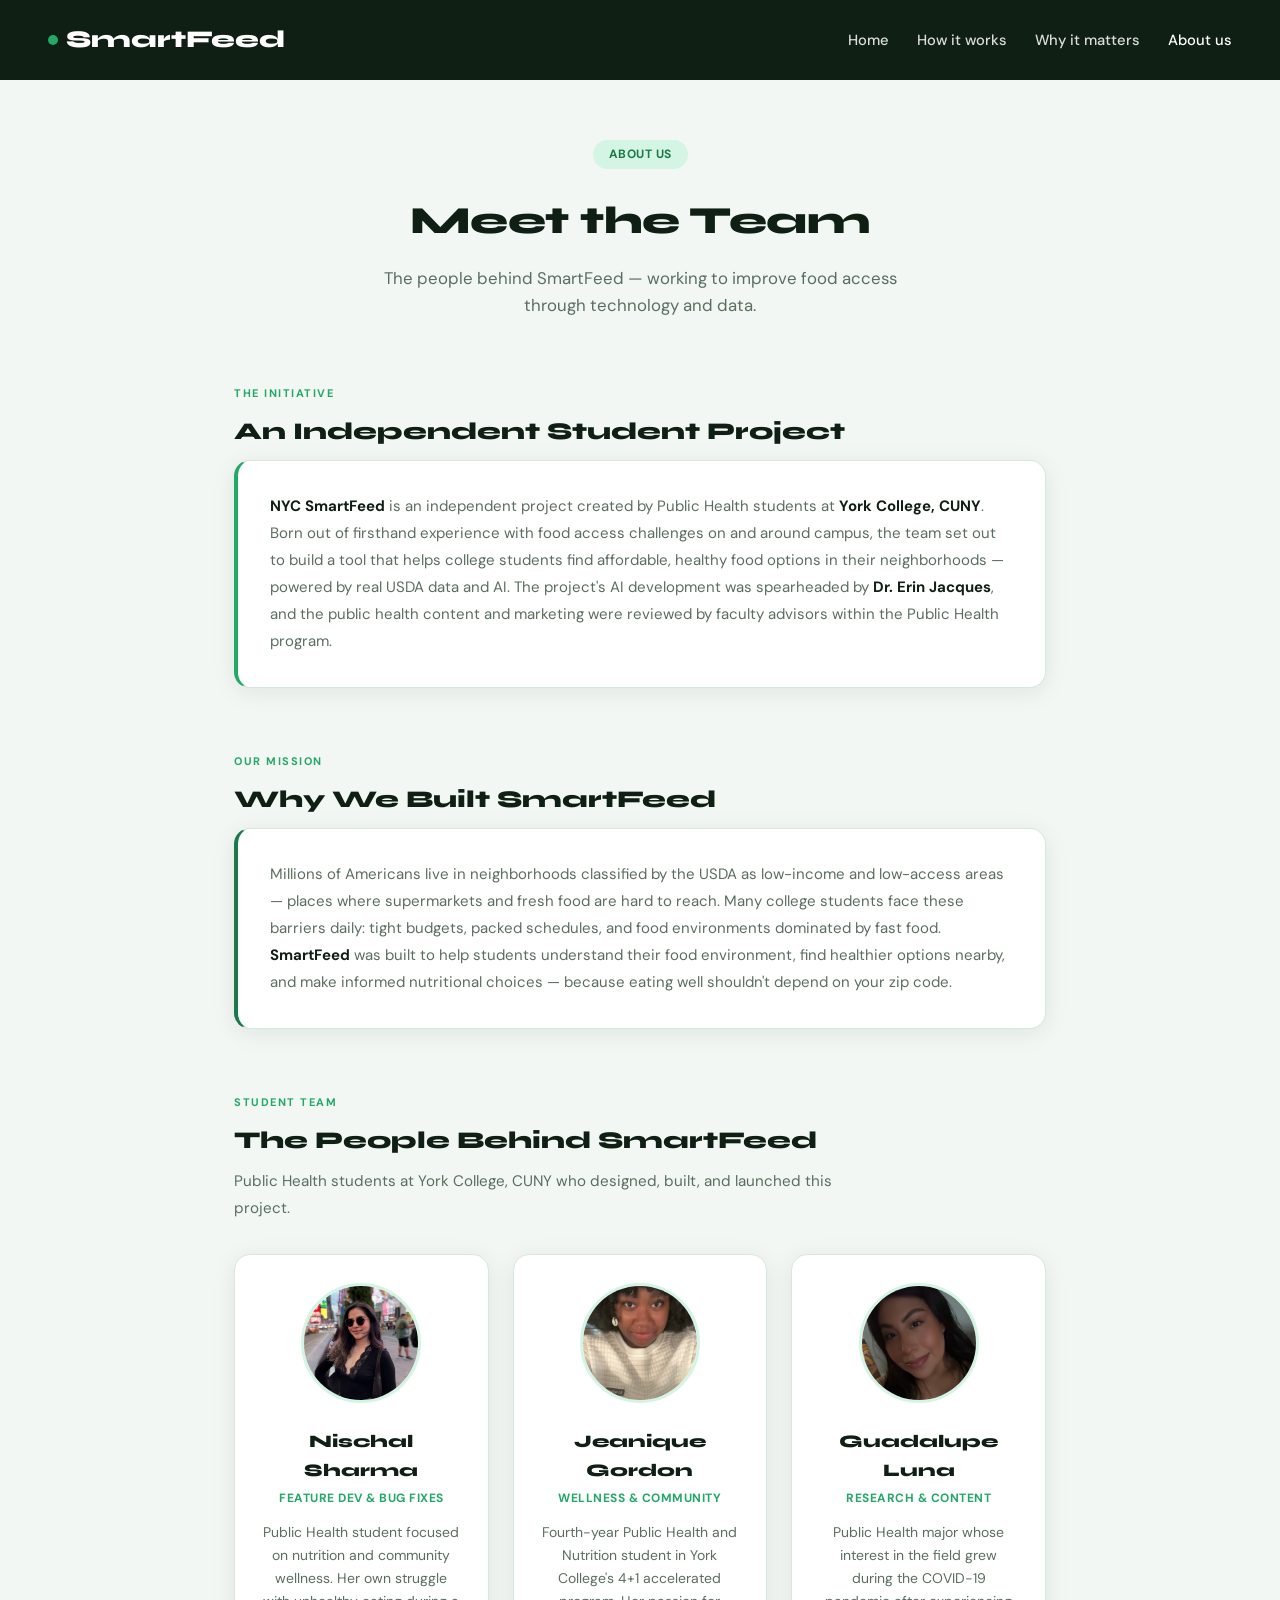
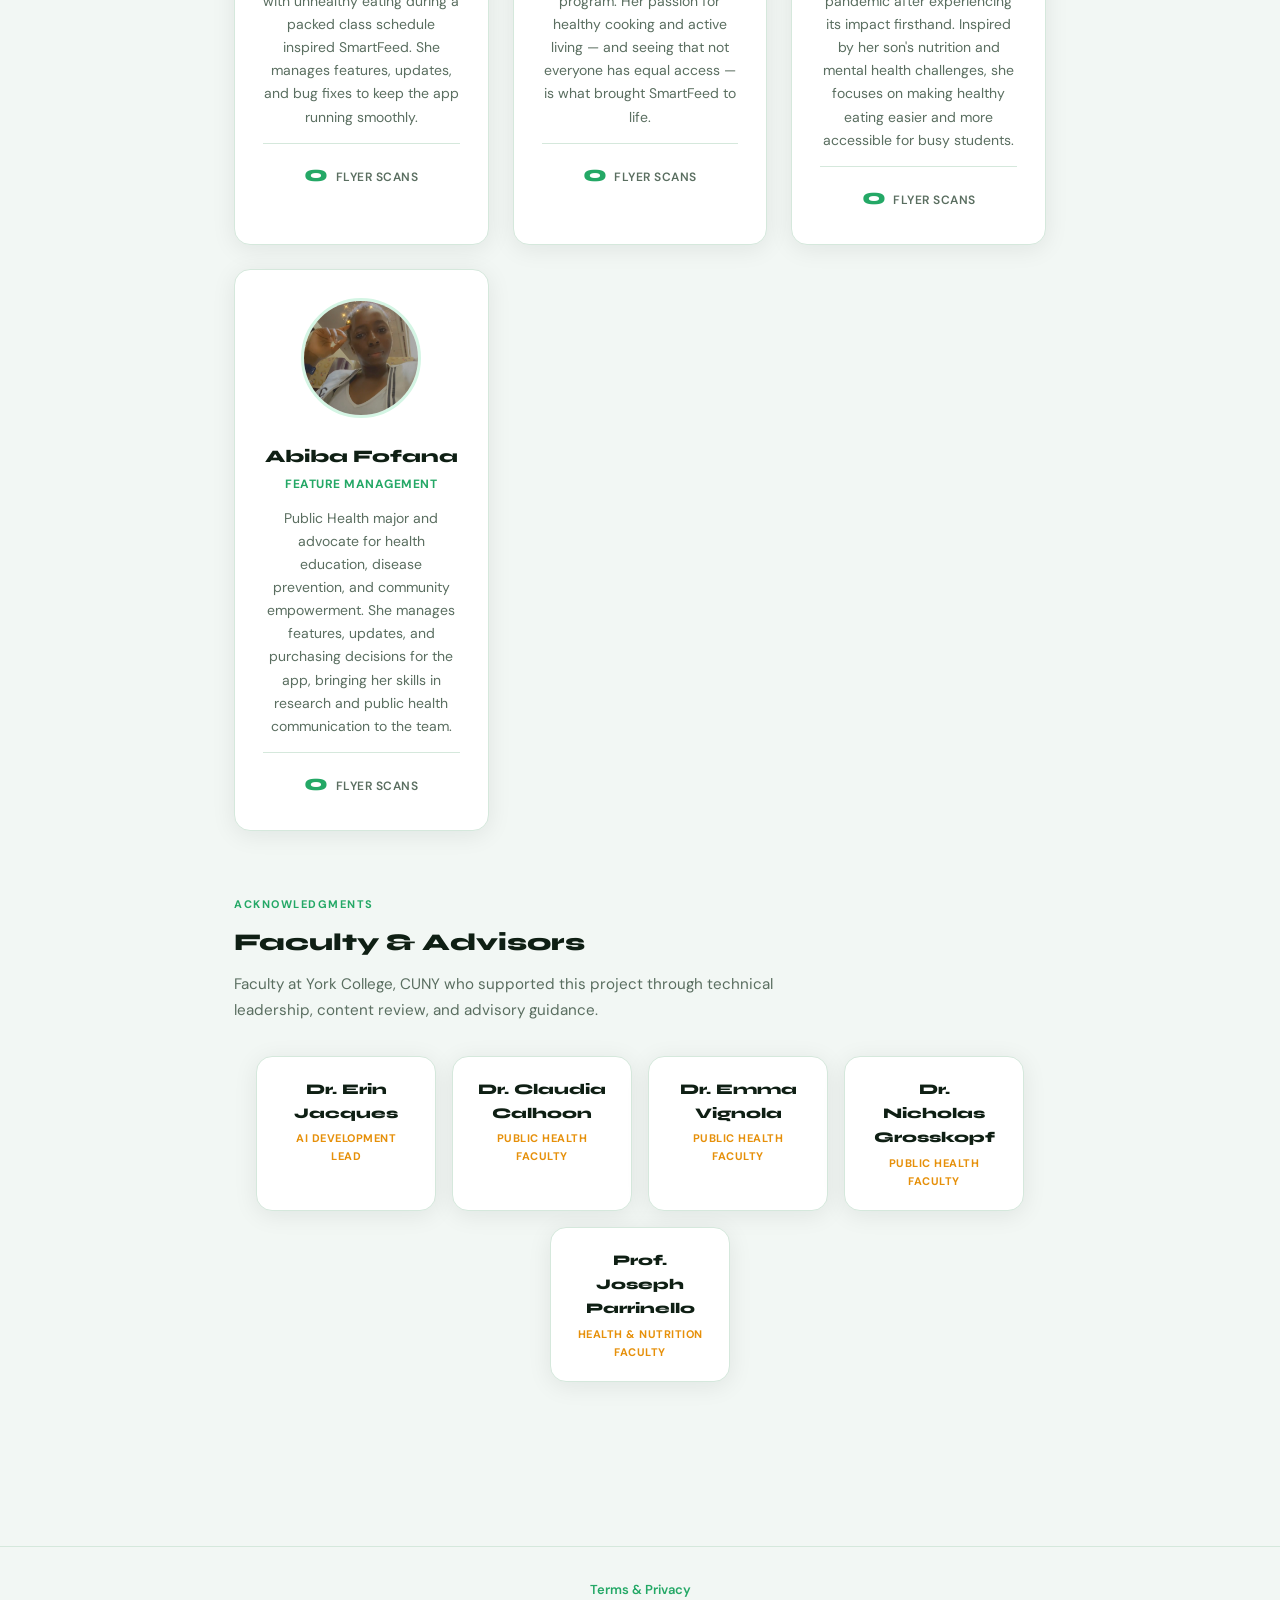
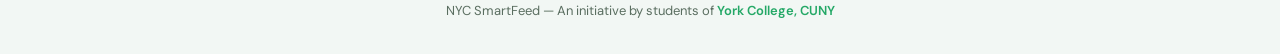
<file: about.html>
<!DOCTYPE html>
<html lang="en">
<head>
<meta charset="UTF-8">
<meta name="viewport" content="width=device-width, initial-scale=1.0">
<title>SmartFeed — About Us</title>
<meta name="description" content="Meet the student team behind SmartFeed — a food access tool built by Public Health students at York College, CUNY."/>
<meta property="og:title" content="SmartFeed — Meet the Team"/>
<meta property="og:description" content="Meet the student team behind SmartFeed — a food access tool built by Public Health students at York College, CUNY."/>
<meta property="og:image" content="https://smartfeed.nyc/images/og-image.png"/>
<meta property="og:url" content="https://smartfeed.nyc/about"/>
<meta property="og:type" content="website"/>
<meta name="twitter:card" content="summary_large_image"/>
<meta name="twitter:image" content="https://smartfeed.nyc/images/og-image.png"/>
<link rel="icon" type="image/svg+xml" href="/images/favicon.svg"/>
<link href="https://fonts.googleapis.com/css2?family=Syne:wght@700;800&family=DM+Sans:wght@400;500;600;700&display=swap" rel="stylesheet">
<style>
  :root {
    --g: #1a7a4a;
    --gl: #24a866;
    --gxl: #d4f5e4;
    --a: #e6900a;
    --al: #fff3d6;
    --ink: #0f1f14;
    --mist: #f2f7f4;
    --w: #fff;
    --border: #d5e8dc;
    --text-muted: #5a6e60;
    --radius: 16px;
    --sh: 0 4px 24px rgba(15,31,20,0.08);
  }
  * { margin: 0; padding: 0; box-sizing: border-box; }
  body {
    font-family: 'DM Sans', sans-serif;
    background: var(--mist);
    color: var(--ink);
    line-height: 1.65;
  }
  /* ── Nav bar (matches main app) ── */
  .about-nav {
    background: var(--ink);
    display: flex;
    align-items: center;
    justify-content: space-between;
    padding: 20px 48px;
  }
  .about-nav .logo {
    font-family: 'Syne', sans-serif;
    font-weight: 800;
    font-size: 1.5rem;
    color: #fff;
    text-decoration: none;
    display: flex;
    align-items: center;
    gap: 8px;
  }
  .about-nav .ldot {
    width: 10px;
    height: 10px;
    border-radius: 50%;
    background: var(--gl);
    display: inline-block;
  }
  .about-nav .navlinks {
    display: flex;
    gap: 28px;
  }
  .about-nav .navlinks a {
    color: rgba(255,255,255,0.85);
    text-decoration: none;
    font-size: 0.92rem;
    font-weight: 500;
    transition: color 0.2s;
  }
  .about-nav .navlinks a:hover,
  .about-nav .navlinks a.active {
    color: #fff;
  }
  /* ── Container ── */
  .container {
    max-width: 860px;
    margin: 0 auto;
    padding: 60px 24px 100px;
  }
  /* ── Header ── */
  .header {
    text-align: center;
    margin-bottom: 64px;
  }
  .header-badge {
    display: inline-block;
    background: var(--gxl);
    color: var(--g);
    font-size: 12px;
    font-weight: 700;
    padding: 5px 16px;
    border-radius: 20px;
    letter-spacing: 0.5px;
    margin-bottom: 20px;
    text-transform: uppercase;
  }
  .header h1 {
    font-family: 'Syne', sans-serif;
    font-size: 2.4rem;
    font-weight: 800;
    letter-spacing: -0.5px;
    margin-bottom: 12px;
    color: var(--ink);
  }
  .header p {
    color: var(--text-muted);
    font-size: 1.05rem;
    max-width: 560px;
    margin: 0 auto;
  }
  /* ── Section styles ── */
  .section-label {
    font-size: 11px;
    font-weight: 700;
    text-transform: uppercase;
    letter-spacing: 1.5px;
    color: var(--gl);
    margin-bottom: 10px;
  }
  .section-title {
    font-family: 'Syne', sans-serif;
    font-size: 1.5rem;
    font-weight: 800;
    margin-bottom: 8px;
    color: var(--ink);
  }
  .section-desc {
    color: var(--text-muted);
    font-size: 0.95rem;
    margin-bottom: 32px;
    max-width: 600px;
    line-height: 1.75;
  }
  section { margin-bottom: 64px; }
  /* ── Info boxes ── */
  .initiative-box, .mission-box {
    background: var(--w);
    border: 1px solid var(--border);
    border-radius: var(--radius);
    padding: 32px;
    box-shadow: var(--sh);
  }
  .initiative-box { border-left: 4px solid var(--gl); }
  .mission-box { border-left: 4px solid var(--g); }
  .initiative-box p, .mission-box p {
    font-size: 15px;
    line-height: 1.8;
    color: var(--text-muted);
  }
  .initiative-box p strong, .mission-box p strong {
    color: var(--ink);
  }
  /* ── Team grid ── */
  .team-grid {
    display: grid;
    grid-template-columns: repeat(auto-fill, minmax(240px, 1fr));
    gap: 24px;
  }
  .team-card {
    background: var(--w);
    border: 1px solid var(--border);
    border-radius: var(--radius);
    padding: 28px;
    text-align: center;
    box-shadow: var(--sh);
    transition: transform 0.2s, box-shadow 0.2s;
  }
  .team-card:hover {
    transform: translateY(-3px);
    box-shadow: 0 8px 32px rgba(15,31,20,0.12);
  }
  .team-photo {
    width: 120px;
    height: 120px;
    border-radius: 50%;
    object-fit: cover;
    border: 3px solid var(--gxl);
    margin-bottom: 16px;
    background: var(--mist);
  }
  .team-name {
    font-family: 'Syne', sans-serif;
    font-size: 1.1rem;
    font-weight: 800;
    margin-bottom: 4px;
    color: var(--ink);
  }
  .team-role {
    font-size: 12px;
    color: var(--gl);
    text-transform: uppercase;
    letter-spacing: 0.5px;
    font-weight: 700;
    margin-bottom: 12px;
  }
  .team-bio {
    font-size: 14px;
    color: var(--text-muted);
    line-height: 1.65;
  }
  /* ── Flyer counter ── */
  .flyer-counter {
    margin-top: 14px;
    padding-top: 12px;
    border-top: 1px solid var(--border);
    font-size: 12px;
    color: var(--text-muted);
    font-weight: 600;
    text-transform: uppercase;
    letter-spacing: 0.5px;
  }
  .flyer-num {
    font-family: 'Syne', sans-serif;
    font-weight: 800;
    font-size: 1.4rem;
    color: var(--gl);
    margin-right: 4px;
    letter-spacing: 0;
  }
  /* ── Advisors grid ── */
  .advisors-grid {
    display: flex;
    flex-wrap: wrap;
    justify-content: center;
    gap: 16px;
  }
  .advisors-grid .advisor-card {
    flex: 0 1 180px;
  }
  .advisor-card {
    background: var(--w);
    border: 1px solid var(--border);
    border-radius: var(--radius);
    padding: 20px 24px;
    text-align: center;
    box-shadow: var(--sh);
  }
  .advisor-name {
    font-family: 'Syne', sans-serif;
    font-size: 0.92rem;
    font-weight: 800;
    margin-bottom: 4px;
    color: var(--ink);
  }
  .advisor-role {
    font-size: 11px;
    color: var(--a);
    text-transform: uppercase;
    letter-spacing: 0.5px;
    font-weight: 700;
  }
  /* ── Footer ── */
  .about-footer {
    text-align: center;
    padding: 32px 24px;
    color: var(--text-muted);
    font-size: 13px;
    border-top: 1px solid var(--border);
  }
  .about-footer a {
    color: var(--gl);
    text-decoration: none;
    font-weight: 600;
  }
  .about-footer a:hover { text-decoration: underline; }
  /* ── Hamburger ── */
  .hamburger {
    display: none;
    background: none;
    border: none;
    cursor: pointer;
    padding: 6px;
    flex-direction: column;
    gap: 5px;
    z-index: 100;
  }
  .hamburger span {
    display: block;
    width: 24px;
    height: 2px;
    background: #fff;
    border-radius: 2px;
    transition: transform 0.3s, opacity 0.3s;
  }
  .hamburger.open span:nth-child(1) { transform: translateY(7px) rotate(45deg); }
  .hamburger.open span:nth-child(2) { opacity: 0; }
  .hamburger.open span:nth-child(3) { transform: translateY(-7px) rotate(-45deg); }
  .skip-link {
    position: absolute;
    top: -40px;
    left: 0;
    background: var(--g);
    color: #fff;
    padding: 8px 16px;
    z-index: 200;
    text-decoration: none;
    font-weight: 600;
    font-size: 0.9rem;
    border-radius: 0 0 8px 0;
  }
  .skip-link:focus { top: 0; }
  a:focus-visible, button:focus-visible {
    outline: 2px solid var(--g);
    outline-offset: 2px;
    border-radius: 4px;
  }
  /* ── Responsive ── */
  @media (max-width: 640px) {
    .about-nav { padding: 16px 20px; flex-wrap: wrap; }
    .hamburger { display: flex; }
    .about-nav .navlinks {
      display: none;
      width: 100%;
      order: 10;
      flex-direction: column;
      gap: 16px;
      padding: 16px 0 8px;
    }
    .about-nav .navlinks.open { display: flex; }
    .about-nav .navlinks a { font-size: 0.95rem; }
    .header h1 { font-size: 1.8rem; }
    .team-grid { grid-template-columns: 1fr; }
    .advisors-grid { grid-template-columns: 1fr 1fr; }
    .initiative-box, .mission-box { padding: 20px; }
  }
</style>
</head>
<body>
<a href="#main-content" class="skip-link">Skip to main content</a>

<!-- ══════ NAV BAR ══════ -->
<nav class="about-nav">
  <a href="/" class="logo"><span class="ldot"></span>SmartFeed</a>
  <button class="hamburger" aria-expanded="false" onclick="this.classList.toggle('open');this.parentElement.querySelector('.navlinks').classList.toggle('open');this.setAttribute('aria-expanded',this.classList.contains('open'))" aria-label="Menu">
    <span></span><span></span><span></span>
  </button>
  <div class="navlinks">
    <a href="/">Home</a>
    <a href="/#how">How it works</a>
    <a href="/#why">Why it matters</a>
    <a href="/about" class="active">About us</a>
  </div>
</nav>

<main id="main-content">
<div class="container">
  <!-- ══════ HEADER ══════ -->
  <div class="header">
    <div class="header-badge">About Us</div>
    <h1>Meet the Team</h1>
    <p>The people behind SmartFeed — working to improve food access through technology and data.</p>
  </div>

  <!-- ══════ ABOUT ══════ -->
  <section>
    <div class="section-label">The Initiative</div>
    <h2 class="section-title">An Independent Student Project</h2>
    <div class="initiative-box">
      <p><strong>NYC SmartFeed</strong> is an independent project created by Public Health students at <strong>York College, CUNY</strong>. Born out of firsthand experience with food access challenges on and around campus, the team set out to build a tool that helps college students find affordable, healthy food options in their neighborhoods &mdash; powered by real USDA data and AI. The project's AI development was spearheaded by <strong>Dr. Erin Jacques</strong>, and the public health content and marketing were reviewed by faculty advisors within the Public Health program.</p>
    </div>
  </section>

  <!-- ══════ MISSION ══════ -->
  <section>
    <div class="section-label">Our Mission</div>
    <h2 class="section-title">Why We Built SmartFeed</h2>
    <div class="mission-box">
      <p>Millions of Americans live in neighborhoods classified by the USDA as low-income and low-access areas &mdash; places where supermarkets and fresh food are hard to reach. Many college students face these barriers daily: tight budgets, packed schedules, and food environments dominated by fast food. <strong>SmartFeed</strong> was built to help students understand their food environment, find healthier options nearby, and make informed nutritional choices &mdash; because eating well shouldn't depend on your zip code.</p>
    </div>
  </section>

  <!-- ══════ STUDENT TEAM ══════ -->
  <section>
    <div class="section-label">Student Team</div>
    <h2 class="section-title">The People Behind SmartFeed</h2>
    <div class="section-desc">Public Health students at York College, CUNY who designed, built, and launched this project.</div>

    <div class="team-grid">
      <!-- Nischal Sharma -->
      <div class="team-card">
        <img src="/images/team-nischal.jpeg" alt="Nischal Sharma" class="team-photo">
        <div class="team-name">Nischal Sharma</div>
        <div class="team-role">Feature Dev &amp; Bug Fixes</div>
        <div class="team-bio">Public Health student focused on nutrition and community wellness. Her own struggle with unhealthy eating during a packed class schedule inspired SmartFeed. She manages features, updates, and bug fixes to keep the app running smoothly.</div>
        <div class="flyer-counter" data-src="nischal"><span class="flyer-num">—</span> flyer scans</div>
      </div>

      <!-- Jeanique Gordon -->
      <div class="team-card">
        <img src="/images/team-jeanique.jpeg" alt="Jeanique Gordon" class="team-photo">
        <div class="team-name">Jeanique Gordon</div>
        <div class="team-role">Wellness &amp; Community</div>
        <div class="team-bio">Fourth-year Public Health and Nutrition student in York College's 4+1 accelerated program. Her passion for healthy cooking and active living &mdash; and seeing that not everyone has equal access &mdash; is what brought SmartFeed to life.</div>
        <div class="flyer-counter" data-src="jeanique"><span class="flyer-num">—</span> flyer scans</div>
      </div>

      <!-- Guadalupe Luna -->
      <div class="team-card">
        <img src="/images/team-guadalupe.jpg" alt="Guadalupe Luna" class="team-photo">
        <div class="team-name">Guadalupe Luna</div>
        <div class="team-role">Research &amp; Content</div>
        <div class="team-bio">Public Health major whose interest in the field grew during the COVID-19 pandemic after experiencing its impact firsthand. Inspired by her son's nutrition and mental health challenges, she focuses on making healthy eating easier and more accessible for busy students.</div>
        <div class="flyer-counter" data-src="guadalupe"><span class="flyer-num">—</span> flyer scans</div>
      </div>

      <!-- Abiba Fofana -->
      <div class="team-card">
        <img src="/images/team-abiba.jpg" alt="Abiba Fofana" class="team-photo" style="object-position:center 15%">
        <div class="team-name">Abiba Fofana</div>
        <div class="team-role">Feature Management</div>
        <div class="team-bio">Public Health major and advocate for health education, disease prevention, and community empowerment. She manages features, updates, and purchasing decisions for the app, bringing her skills in research and public health communication to the team.</div>
        <div class="flyer-counter" data-src="abiba"><span class="flyer-num">—</span> flyer scans</div>
      </div>
    </div>
  </section>

  <!-- ══════ ADVISORS ══════ -->
  <section>
    <div class="section-label">Acknowledgments</div>
    <h2 class="section-title">Faculty &amp; Advisors</h2>
    <div class="section-desc">Faculty at York College, CUNY who supported this project through technical leadership, content review, and advisory guidance.</div>

    <div class="advisors-grid advisors-5">
      <div class="advisor-card">
        <div class="advisor-name">Dr. Erin Jacques</div>
        <div class="advisor-role">AI Development Lead</div>
      </div>
      <div class="advisor-card">
        <div class="advisor-name">Dr. Claudia Calhoon</div>
        <div class="advisor-role">Public Health Faculty</div>
      </div>
      <div class="advisor-card">
        <div class="advisor-name">Dr. Emma Vignola</div>
        <div class="advisor-role">Public Health Faculty</div>
      </div>
      <div class="advisor-card">
        <div class="advisor-name">Dr. Nicholas Grosskopf</div>
        <div class="advisor-role">Public Health Faculty</div>
      </div>
      <div class="advisor-card">
        <div class="advisor-name">Prof. Joseph Parrinello</div>
        <div class="advisor-role">Health &amp; Nutrition Faculty</div>
      </div>
    </div>
  </section>
</div>
</main>

<footer class="about-footer">
  <p><a href="/terms">Terms & Privacy</a></p>
  <p>NYC SmartFeed &mdash; An initiative by students of <a href="https://www.york.cuny.edu" target="_blank">York College, CUNY</a></p>
</footer>

<!-- Live flyer scan counts from Supabase -->
<script src="/supabase.min.js"></script>
<script>
(async function loadFlyerCounts() {
  try {
    const SUPABASE_URL = 'https://seyildptkabaukqkgahg.supabase.co';
    const SUPABASE_ANON_KEY = 'eyJhbGciOiJIUzI1NiIsInR5cCI6IkpXVCJ9.eyJpc3MiOiJzdXBhYmFzZSIsInJlZiI6InNleWlsZHB0a2FiYXVrcWtnYWhnIiwicm9sZSI6ImFub24iLCJpYXQiOjE3NzM0MTUxMTEsImV4cCI6MjA4ODk5MTExMX0.UYZdZo7DS0WSQ_3yVR38lN8RUu8b-HOj6u7_prtlNKc';
    const { createClient } = supabase;
    const sb = createClient(SUPABASE_URL, SUPABASE_ANON_KEY, { auth: { persistSession: false } });

    const counters = document.querySelectorAll('.flyer-counter');
    for (const el of counters) {
      const src = el.dataset.src;
      const { count } = await sb.from('flyer_visits')
        .select('*', { count: 'exact', head: true })
        .eq('source', src);
      el.querySelector('.flyer-num').textContent = (count || 0).toLocaleString();
    }
  } catch (e) {
    // Silently fail — counts are non-critical
  }
})();
</script>

</body>
</html>
</file>
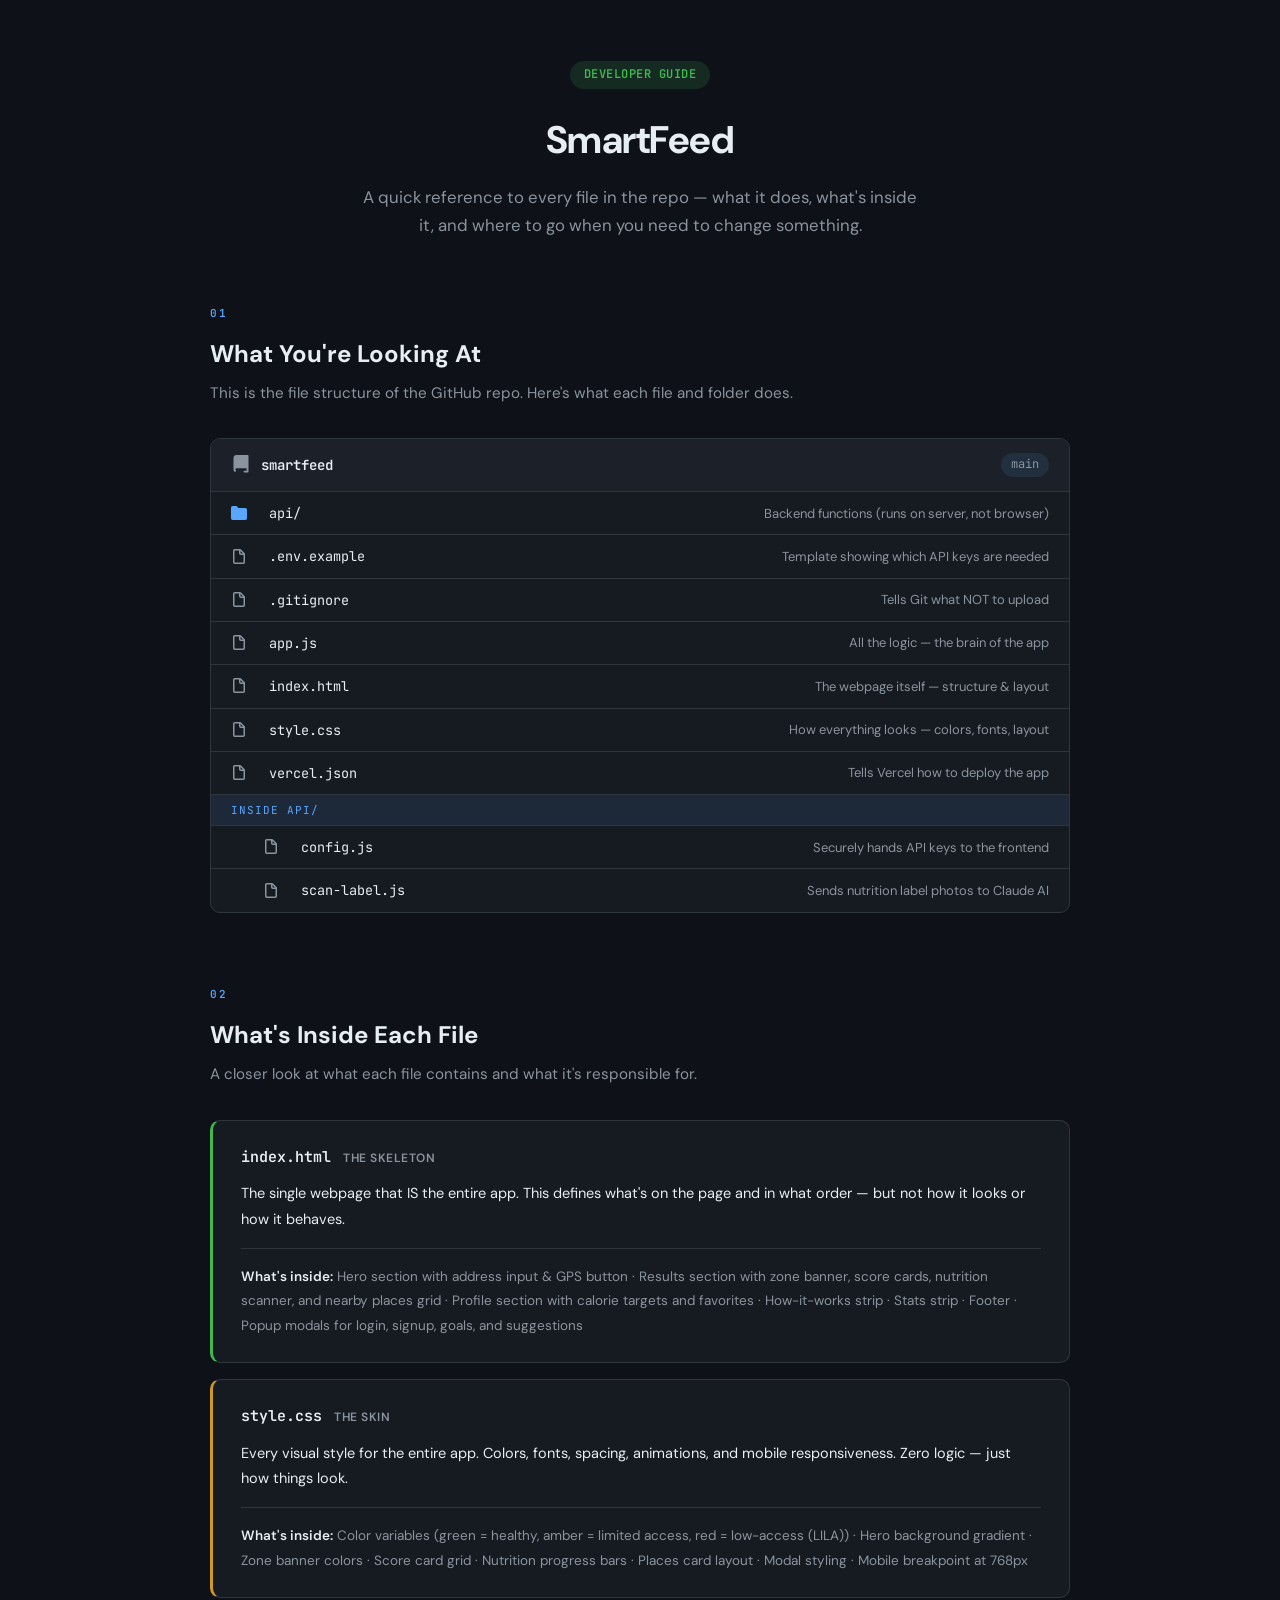
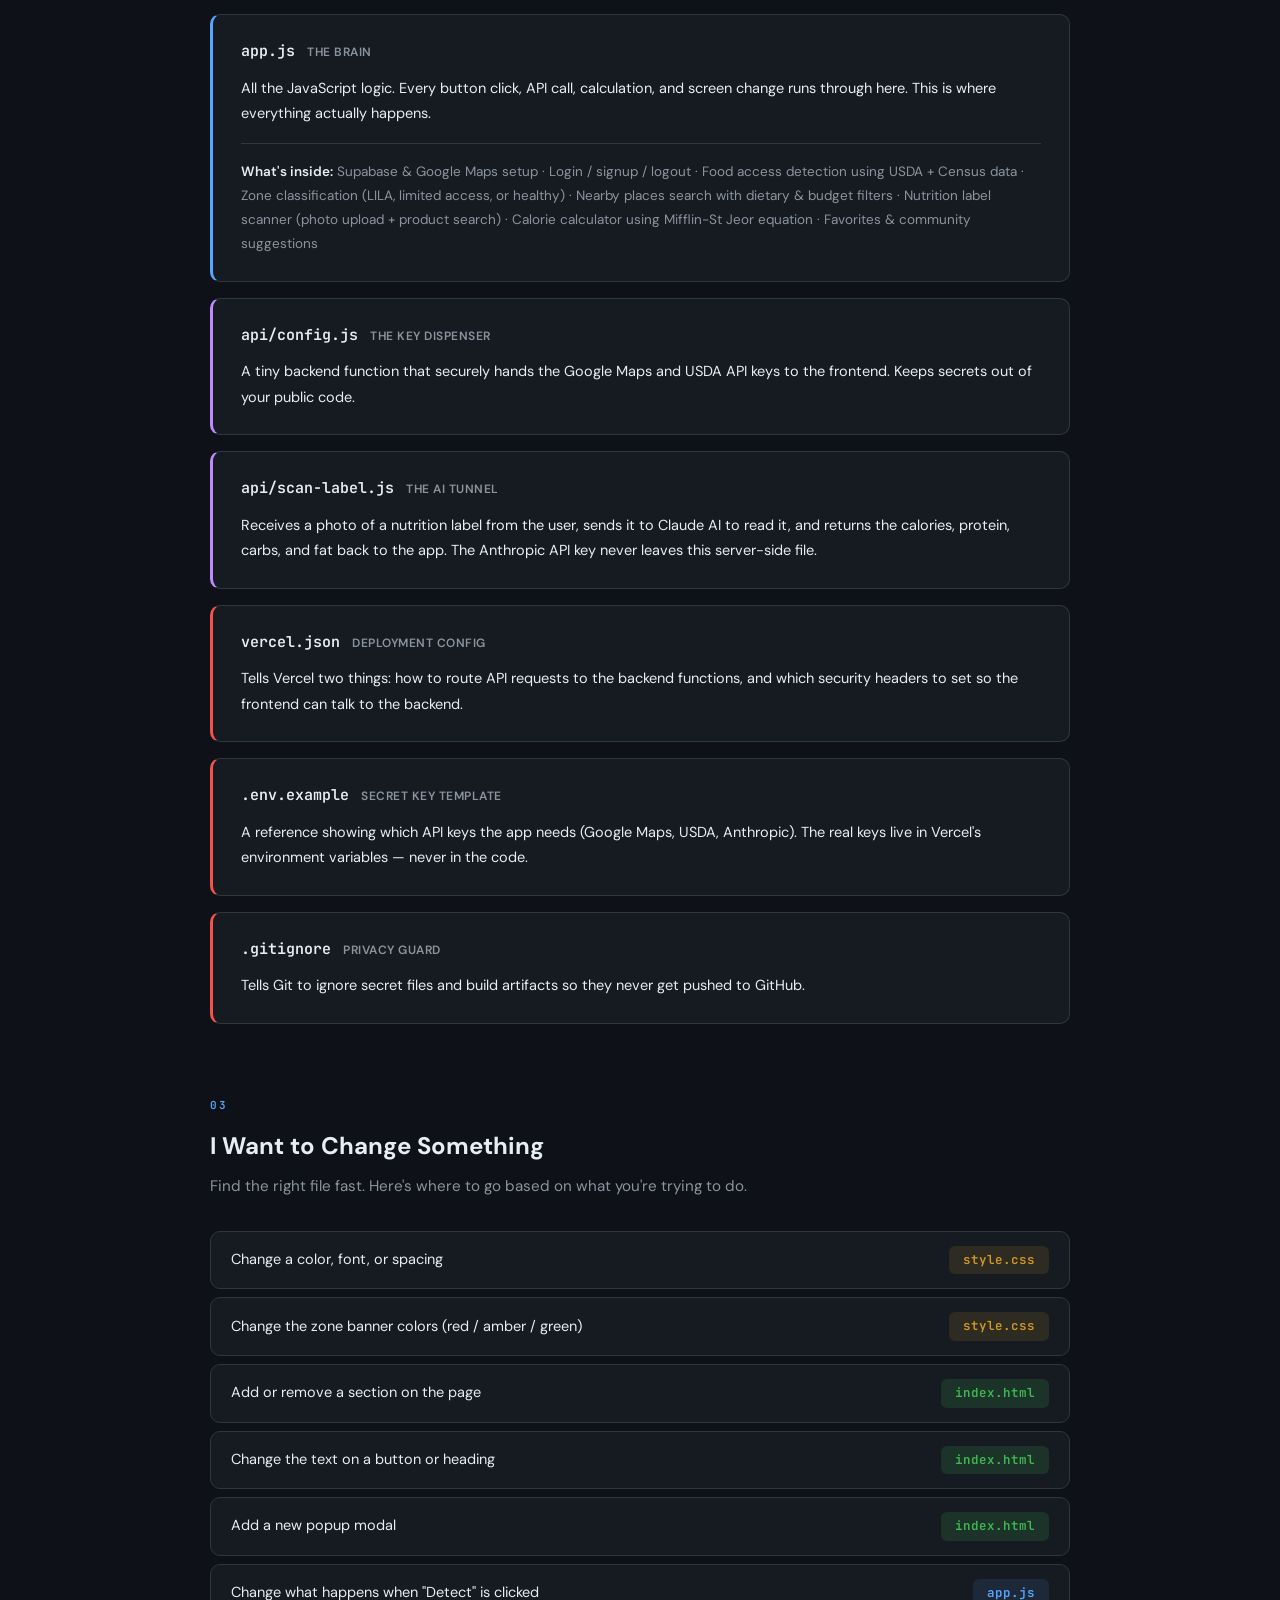
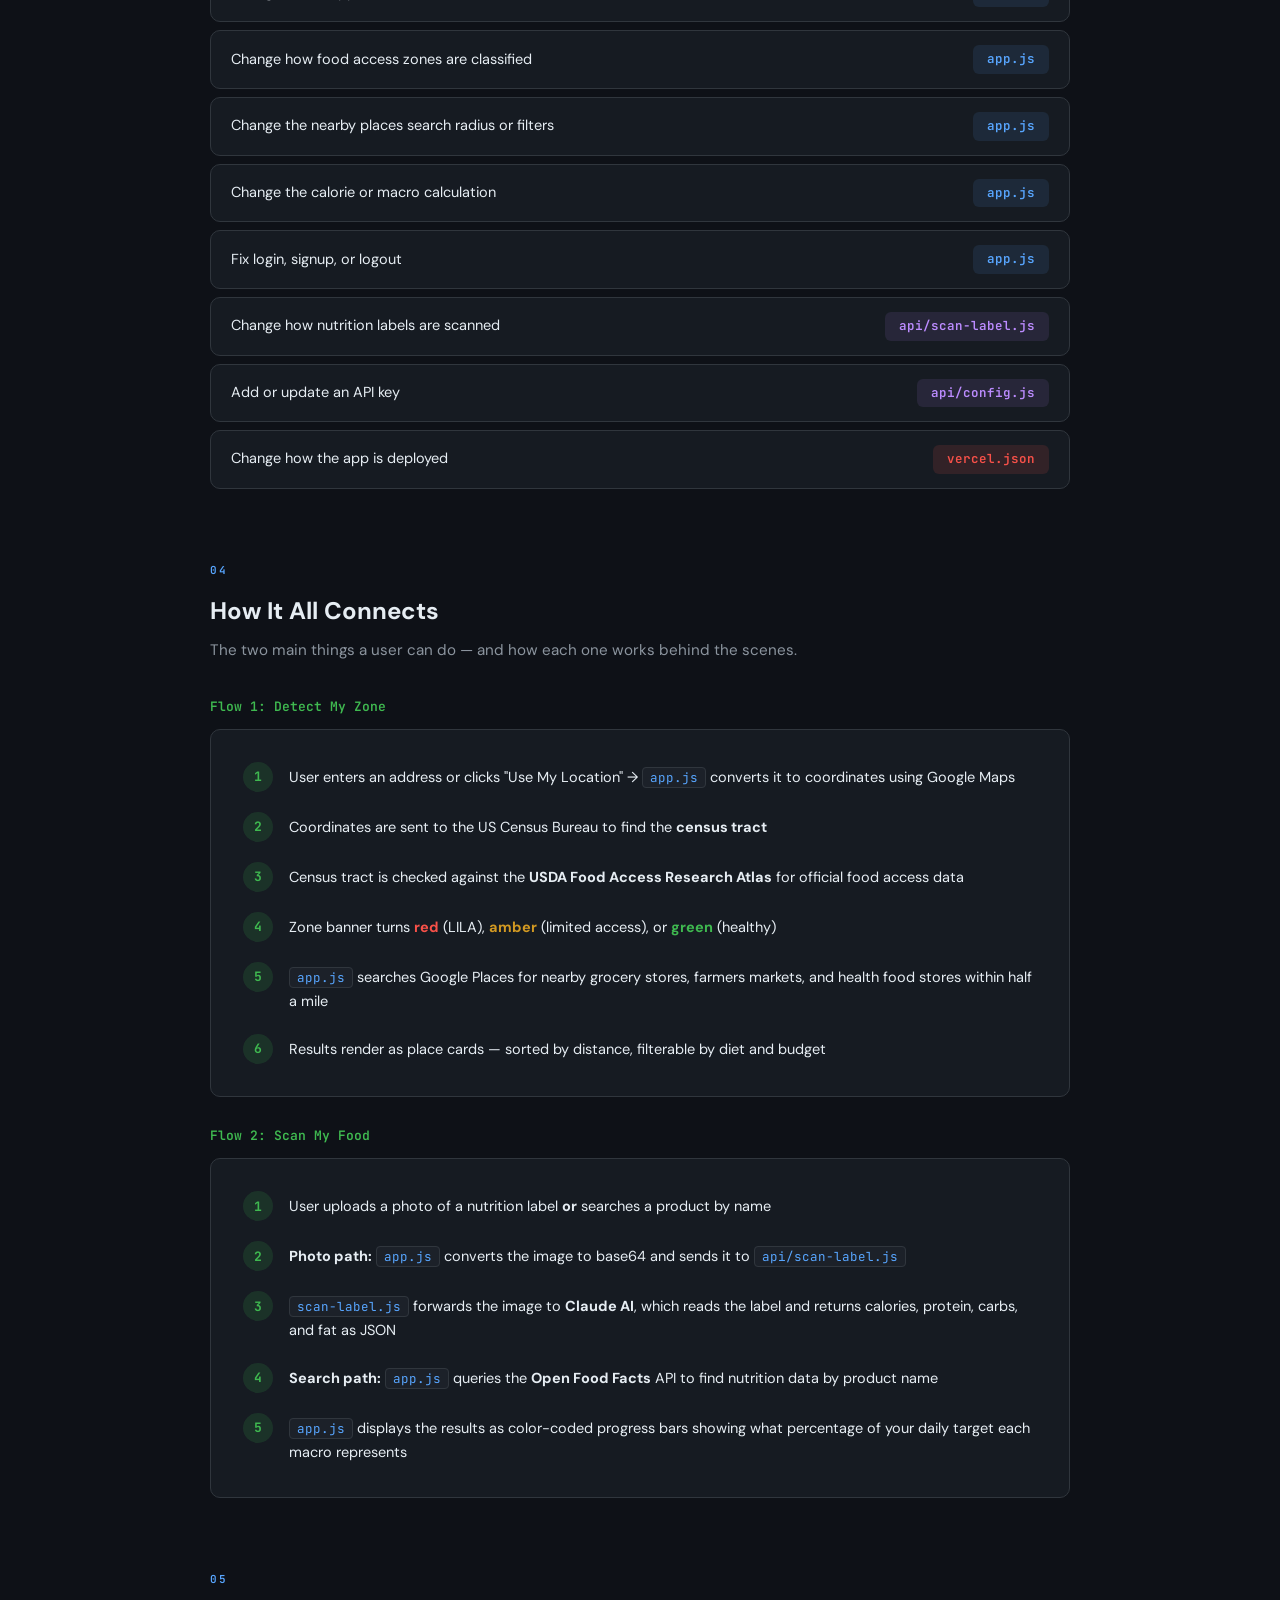
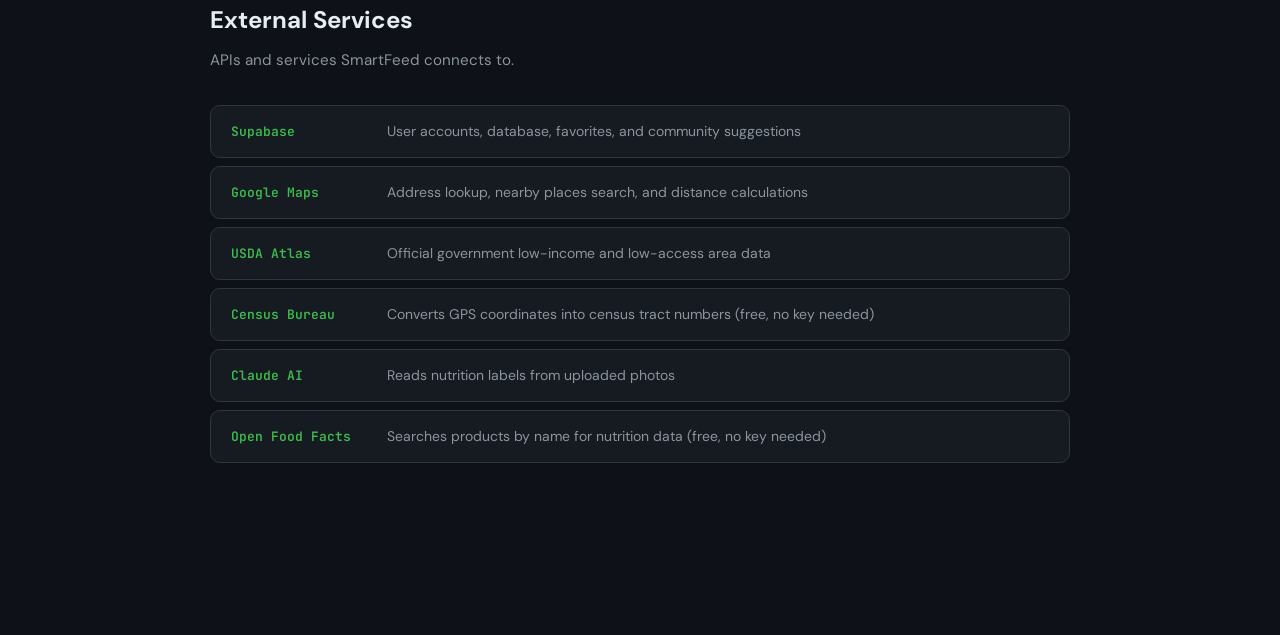
<file: smartfeed-guide.html>
<!DOCTYPE html>
<html lang="en">
<head>
<meta charset="UTF-8">
<meta name="viewport" content="width=device-width, initial-scale=1.0">
<title>SmartFeed — Developer Guide</title>
<link href="https://fonts.googleapis.com/css2?family=JetBrains+Mono:wght@400;600&family=DM+Sans:wght@400;500;600;700&display=swap" rel="stylesheet">
<style>
  :root {
    --bg: #0e1117;
    --surface: #161b22;
    --surface-raised: #1c2129;
    --border: #30363d;
    --text: #e6edf3;
    --text-muted: #8b949e;
    --accent-green: #3fb950;
    --accent-green-dim: rgba(63,185,80,0.15);
    --accent-blue: #58a6ff;
    --accent-blue-dim: rgba(88,166,255,0.1);
    --accent-amber: #d29922;
    --accent-amber-dim: rgba(210,153,34,0.12);
    --accent-red: #f85149;
    --accent-red-dim: rgba(248,81,73,0.12);
    --accent-purple: #bc8cff;
    --accent-purple-dim: rgba(188,140,255,0.1);
    --mono: 'JetBrains Mono', monospace;
    --sans: 'DM Sans', sans-serif;
    --radius: 10px;
  }
  * { margin: 0; padding: 0; box-sizing: border-box; }
  body {
    background: var(--bg);
    color: var(--text);
    font-family: var(--sans);
    line-height: 1.65;
    padding: 0 20px;
  }
  .container {
    max-width: 860px;
    margin: 0 auto;
    padding: 60px 0 100px;
  }
  /* ── Header ── */
  .header {
    text-align: center;
    margin-bottom: 64px;
  }
  .header-badge {
    display: inline-block;
    background: var(--accent-green-dim);
    color: var(--accent-green);
    font-family: var(--mono);
    font-size: 12px;
    font-weight: 600;
    padding: 4px 14px;
    border-radius: 20px;
    letter-spacing: 0.5px;
    margin-bottom: 20px;
    text-transform: uppercase;
  }
  .header h1 {
    font-size: 2.4rem;
    font-weight: 700;
    letter-spacing: -0.5px;
    margin-bottom: 12px;
  }
  .header p {
    color: var(--text-muted);
    font-size: 1.05rem;
    max-width: 560px;
    margin: 0 auto;
  }
  /* ── Section styles ── */
  .section-label {
    font-family: var(--mono);
    font-size: 11px;
    font-weight: 600;
    text-transform: uppercase;
    letter-spacing: 1.5px;
    color: var(--accent-blue);
    margin-bottom: 12px;
  }
  .section-title {
    font-size: 1.5rem;
    font-weight: 700;
    margin-bottom: 8px;
  }
  .section-desc {
    color: var(--text-muted);
    font-size: 0.95rem;
    margin-bottom: 32px;
    max-width: 600px;
  }
  section { margin-bottom: 72px; }
  /* ── Repo tree ── */
  .repo-tree {
    background: var(--surface);
    border: 1px solid var(--border);
    border-radius: var(--radius);
    overflow: hidden;
  }
  .repo-header {
    display: flex;
    align-items: center;
    gap: 10px;
    padding: 14px 20px;
    border-bottom: 1px solid var(--border);
    background: var(--surface-raised);
  }
  .repo-header svg {
    width: 20px; height: 20px;
    fill: var(--text-muted);
    flex-shrink: 0;
  }
  .repo-header .repo-name {
    font-family: var(--mono);
    font-size: 14px;
    font-weight: 600;
  }
  .repo-header .branch {
    font-family: var(--mono);
    font-size: 12px;
    color: var(--text-muted);
    background: var(--accent-blue-dim);
    padding: 2px 10px;
    border-radius: 12px;
    margin-left: auto;
  }
  .file-row {
    display: grid;
    grid-template-columns: 24px 1fr 1fr;
    align-items: center;
    gap: 14px;
    padding: 10px 20px;
    border-bottom: 1px solid var(--border);
  }
  .file-row:last-child { border-bottom: none; }
  .file-row.indent { padding-left: 52px; }
  .file-row svg {
    width: 16px; height: 16px;
    flex-shrink: 0;
  }
  .file-row svg.folder-icon { fill: var(--accent-blue); }
  .file-row svg.file-icon { fill: var(--text-muted); }
  .file-name {
    font-family: var(--mono);
    font-size: 13.5px;
  }
  .file-note {
    font-size: 13px;
    color: var(--text-muted);
    text-align: right;
  }
  .tree-divider {
    grid-column: 1 / -1;
    padding: 6px 20px;
    font-family: var(--mono);
    font-size: 11px;
    color: var(--accent-blue);
    text-transform: uppercase;
    letter-spacing: 1px;
    background: var(--accent-blue-dim);
    border-bottom: 1px solid var(--border);
  }
  /* ── File detail cards ── */
  .file-cards {
    display: flex;
    flex-direction: column;
    gap: 16px;
  }
  .file-card {
    background: var(--surface);
    border: 1px solid var(--border);
    border-radius: var(--radius);
    padding: 24px 28px;
    border-left: 3px solid var(--border);
  }
  .file-card[data-color="green"]  { border-left-color: var(--accent-green); }
  .file-card[data-color="blue"]   { border-left-color: var(--accent-blue); }
  .file-card[data-color="amber"]  { border-left-color: var(--accent-amber); }
  .file-card[data-color="red"]    { border-left-color: var(--accent-red); }
  .file-card[data-color="purple"] { border-left-color: var(--accent-purple); }
  .file-card-header {
    display: flex;
    align-items: baseline;
    gap: 12px;
    margin-bottom: 12px;
    flex-wrap: wrap;
  }
  .file-card-name {
    font-family: var(--mono);
    font-size: 15px;
    font-weight: 600;
  }
  .file-card-role {
    font-size: 12px;
    color: var(--text-muted);
    text-transform: uppercase;
    letter-spacing: 0.5px;
    font-weight: 600;
  }
  .file-card p {
    font-size: 14.5px;
    line-height: 1.75;
  }
  .file-card .contains {
    margin-top: 16px;
    padding-top: 16px;
    border-top: 1px solid var(--border);
    font-size: 13.5px;
    color: var(--text-muted);
    line-height: 1.8;
  }
  .contains strong {
    color: var(--text);
    font-weight: 600;
  }
  /* ── Task lookup ── */
  .task-grid {
    display: flex;
    flex-direction: column;
    gap: 8px;
  }
  .task-row {
    display: grid;
    grid-template-columns: 1fr auto;
    align-items: center;
    gap: 16px;
    background: var(--surface);
    border: 1px solid var(--border);
    border-radius: var(--radius);
    padding: 14px 20px;
  }
  .task-label {
    font-size: 14.5px;
  }
  .task-file {
    font-family: var(--mono);
    font-size: 12.5px;
    font-weight: 600;
    padding: 4px 14px;
    border-radius: 6px;
    white-space: nowrap;
  }
  .task-file.green  { background: var(--accent-green-dim); color: var(--accent-green); }
  .task-file.blue   { background: var(--accent-blue-dim); color: var(--accent-blue); }
  .task-file.amber  { background: var(--accent-amber-dim); color: var(--accent-amber); }
  .task-file.red    { background: var(--accent-red-dim); color: var(--accent-red); }
  .task-file.purple { background: var(--accent-purple-dim); color: var(--accent-purple); }
  /* ── Flow ── */
  .flow-box {
    background: var(--surface);
    border: 1px solid var(--border);
    border-radius: var(--radius);
    padding: 32px;
  }
  .flow-step {
    display: flex;
    gap: 16px;
    align-items: flex-start;
    margin-bottom: 20px;
  }
  .flow-step:last-child { margin-bottom: 0; }
  .flow-num {
    width: 30px;
    height: 30px;
    min-width: 30px;
    background: var(--accent-green-dim);
    color: var(--accent-green);
    font-family: var(--mono);
    font-size: 13px;
    font-weight: 700;
    border-radius: 50%;
    display: flex;
    align-items: center;
    justify-content: center;
  }
  .flow-text {
    font-size: 14.5px;
    line-height: 1.65;
    padding-top: 4px;
  }
  .flow-text code {
    font-family: var(--mono);
    font-size: 12.5px;
    background: var(--surface-raised);
    border: 1px solid var(--border);
    padding: 1px 7px;
    border-radius: 4px;
    color: var(--accent-blue);
  }
  .flow-subtitle {
    font-family: var(--mono);
    font-size: 13px;
    font-weight: 600;
    color: var(--accent-green);
    margin-bottom: 12px;
    margin-top: 28px;
  }
  .flow-subtitle:first-of-type {
    margin-top: 0;
  }
  /* ── Services ── */
  .services-grid {
    display: flex;
    flex-direction: column;
    gap: 8px;
  }
  .service-row {
    display: grid;
    grid-template-columns: 140px 1fr;
    gap: 16px;
    background: var(--surface);
    border: 1px solid var(--border);
    border-radius: var(--radius);
    padding: 14px 20px;
    align-items: center;
  }
  .service-name {
    font-family: var(--mono);
    font-size: 13px;
    font-weight: 600;
    color: var(--accent-green);
  }
  .service-desc {
    font-size: 14px;
    color: var(--text-muted);
  }
  /* ── Responsive ── */
  @media (max-width: 640px) {
    .header h1 { font-size: 1.8rem; }
    .file-row { grid-template-columns: 24px 1fr; }
    .file-note { display: none; }
    .task-row { grid-template-columns: 1fr; gap: 8px; }
    .service-row { grid-template-columns: 1fr; gap: 4px; }
    .flow-box { padding: 20px; }
  }
</style>
</head>
<body>
<div class="container">
  <!-- ══════ HEADER ══════ -->
  <div class="header">
    <div class="header-badge">Developer Guide</div>
    <h1>SmartFeed</h1>
    <p>A quick reference to every file in the repo — what it does, what's inside it, and where to go when you need to change something.</p>
  </div>
  <!-- ══════ SECTION 1: REPO MAP ══════ -->
  <section>
    <div class="section-label">01</div>
    <div class="section-title">What You're Looking At</div>
    <div class="section-desc">This is the file structure of the GitHub repo. Here's what each file and folder does.</div>
    <div class="repo-tree">
      <div class="repo-header">
        <svg viewBox="0 0 16 16"><path d="M2 2.5A2.5 2.5 0 014.5 0h8.75a.75.75 0 01.75.75v12.5a.75.75 0 01-.75.75h-2.5a.75.75 0 110-1.5h1.75v-2h-8a1 1 0 00-.714 1.7.75.75 0 01-1.072 1.05A2.495 2.495 0 012 11.5v-9z"/></svg>
        <span class="repo-name">smartfeed</span>
        <span class="branch">main</span>
      </div>
      <div class="file-row">
        <svg class="folder-icon" viewBox="0 0 16 16"><path d="M1.75 1A1.75 1.75 0 000 2.75v10.5C0 14.216.784 15 1.75 15h12.5A1.75 1.75 0 0016 13.25v-8.5A1.75 1.75 0 0014.25 3H7.5a.25.25 0 01-.2-.1l-.9-1.2C6.07 1.26 5.55 1 5 1H1.75z"/></svg>
        <span class="file-name">api/</span>
        <span class="file-note">Backend functions (runs on server, not browser)</span>
      </div>
      <div class="file-row">
        <svg class="file-icon" viewBox="0 0 16 16"><path d="M3.75 1.5a.25.25 0 00-.25.25v11.5c0 .138.112.25.25.25h8.5a.25.25 0 00.25-.25V6H9.75A1.75 1.75 0 018 4.25V1.5H3.75zm5.75.56v2.19c0 .138.112.25.25.25h2.19L9.5 2.06zM2 1.75C2 .784 2.784 0 3.75 0h5.086c.464 0 .909.184 1.237.513l3.414 3.414c.329.328.513.773.513 1.237v8.086A1.75 1.75 0 0112.25 15h-8.5A1.75 1.75 0 012 13.25V1.75z"/></svg>
        <span class="file-name">.env.example</span>
        <span class="file-note">Template showing which API keys are needed</span>
      </div>
      <div class="file-row">
        <svg class="file-icon" viewBox="0 0 16 16"><path d="M3.75 1.5a.25.25 0 00-.25.25v11.5c0 .138.112.25.25.25h8.5a.25.25 0 00.25-.25V6H9.75A1.75 1.75 0 018 4.25V1.5H3.75zm5.75.56v2.19c0 .138.112.25.25.25h2.19L9.5 2.06zM2 1.75C2 .784 2.784 0 3.75 0h5.086c.464 0 .909.184 1.237.513l3.414 3.414c.329.328.513.773.513 1.237v8.086A1.75 1.75 0 0112.25 15h-8.5A1.75 1.75 0 012 13.25V1.75z"/></svg>
        <span class="file-name">.gitignore</span>
        <span class="file-note">Tells Git what NOT to upload</span>
      </div>
      <div class="file-row">
        <svg class="file-icon" viewBox="0 0 16 16"><path d="M3.75 1.5a.25.25 0 00-.25.25v11.5c0 .138.112.25.25.25h8.5a.25.25 0 00.25-.25V6H9.75A1.75 1.75 0 018 4.25V1.5H3.75zm5.75.56v2.19c0 .138.112.25.25.25h2.19L9.5 2.06zM2 1.75C2 .784 2.784 0 3.75 0h5.086c.464 0 .909.184 1.237.513l3.414 3.414c.329.328.513.773.513 1.237v8.086A1.75 1.75 0 0112.25 15h-8.5A1.75 1.75 0 012 13.25V1.75z"/></svg>
        <span class="file-name">app.js</span>
        <span class="file-note">All the logic — the brain of the app</span>
      </div>
      <div class="file-row">
        <svg class="file-icon" viewBox="0 0 16 16"><path d="M3.75 1.5a.25.25 0 00-.25.25v11.5c0 .138.112.25.25.25h8.5a.25.25 0 00.25-.25V6H9.75A1.75 1.75 0 018 4.25V1.5H3.75zm5.75.56v2.19c0 .138.112.25.25.25h2.19L9.5 2.06zM2 1.75C2 .784 2.784 0 3.75 0h5.086c.464 0 .909.184 1.237.513l3.414 3.414c.329.328.513.773.513 1.237v8.086A1.75 1.75 0 0112.25 15h-8.5A1.75 1.75 0 012 13.25V1.75z"/></svg>
        <span class="file-name">index.html</span>
        <span class="file-note">The webpage itself — structure &amp; layout</span>
      </div>
      <div class="file-row">
        <svg class="file-icon" viewBox="0 0 16 16"><path d="M3.75 1.5a.25.25 0 00-.25.25v11.5c0 .138.112.25.25.25h8.5a.25.25 0 00.25-.25V6H9.75A1.75 1.75 0 018 4.25V1.5H3.75zm5.75.56v2.19c0 .138.112.25.25.25h2.19L9.5 2.06zM2 1.75C2 .784 2.784 0 3.75 0h5.086c.464 0 .909.184 1.237.513l3.414 3.414c.329.328.513.773.513 1.237v8.086A1.75 1.75 0 0112.25 15h-8.5A1.75 1.75 0 012 13.25V1.75z"/></svg>
        <span class="file-name">style.css</span>
        <span class="file-note">How everything looks — colors, fonts, layout</span>
      </div>
      <div class="file-row">
        <svg class="file-icon" viewBox="0 0 16 16"><path d="M3.75 1.5a.25.25 0 00-.25.25v11.5c0 .138.112.25.25.25h8.5a.25.25 0 00.25-.25V6H9.75A1.75 1.75 0 018 4.25V1.5H3.75zm5.75.56v2.19c0 .138.112.25.25.25h2.19L9.5 2.06zM2 1.75C2 .784 2.784 0 3.75 0h5.086c.464 0 .909.184 1.237.513l3.414 3.414c.329.328.513.773.513 1.237v8.086A1.75 1.75 0 0112.25 15h-8.5A1.75 1.75 0 012 13.25V1.75z"/></svg>
        <span class="file-name">vercel.json</span>
        <span class="file-note">Tells Vercel how to deploy the app</span>
      </div>
      <div class="tree-divider">Inside api/</div>
      <div class="file-row indent">
        <svg class="file-icon" viewBox="0 0 16 16"><path d="M3.75 1.5a.25.25 0 00-.25.25v11.5c0 .138.112.25.25.25h8.5a.25.25 0 00.25-.25V6H9.75A1.75 1.75 0 018 4.25V1.5H3.75zm5.75.56v2.19c0 .138.112.25.25.25h2.19L9.5 2.06zM2 1.75C2 .784 2.784 0 3.75 0h5.086c.464 0 .909.184 1.237.513l3.414 3.414c.329.328.513.773.513 1.237v8.086A1.75 1.75 0 0112.25 15h-8.5A1.75 1.75 0 012 13.25V1.75z"/></svg>
        <span class="file-name">config.js</span>
        <span class="file-note">Securely hands API keys to the frontend</span>
      </div>
      <div class="file-row indent">
        <svg class="file-icon" viewBox="0 0 16 16"><path d="M3.75 1.5a.25.25 0 00-.25.25v11.5c0 .138.112.25.25.25h8.5a.25.25 0 00.25-.25V6H9.75A1.75 1.75 0 018 4.25V1.5H3.75zm5.75.56v2.19c0 .138.112.25.25.25h2.19L9.5 2.06zM2 1.75C2 .784 2.784 0 3.75 0h5.086c.464 0 .909.184 1.237.513l3.414 3.414c.329.328.513.773.513 1.237v8.086A1.75 1.75 0 0112.25 15h-8.5A1.75 1.75 0 012 13.25V1.75z"/></svg>
        <span class="file-name">scan-label.js</span>
        <span class="file-note">Sends nutrition label photos to Claude AI</span>
      </div>
    </div>
  </section>
  <!-- ══════ SECTION 2: FILE DETAILS ══════ -->
  <section>
    <div class="section-label">02</div>
    <div class="section-title">What's Inside Each File</div>
    <div class="section-desc">A closer look at what each file contains and what it's responsible for.</div>
    <div class="file-cards">
      <div class="file-card" data-color="green">
        <div class="file-card-header">
          <span class="file-card-name">index.html</span>
          <span class="file-card-role">The skeleton</span>
        </div>
        <p>The single webpage that IS the entire app. This defines what's on the page and in what order — but not how it looks or how it behaves.</p>
        <div class="contains">
          <strong>What's inside:</strong> Hero section with address input &amp; GPS button · Results section with zone banner, score cards, nutrition scanner, and nearby places grid · Profile section with calorie targets and favorites · How-it-works strip · Stats strip · Footer · Popup modals for login, signup, goals, and suggestions
        </div>
      </div>
      <div class="file-card" data-color="amber">
        <div class="file-card-header">
          <span class="file-card-name">style.css</span>
          <span class="file-card-role">The skin</span>
        </div>
        <p>Every visual style for the entire app. Colors, fonts, spacing, animations, and mobile responsiveness. Zero logic — just how things look.</p>
        <div class="contains">
          <strong>What's inside:</strong> Color variables (green = healthy, amber = limited access, red = low-access (LILA)) · Hero background gradient · Zone banner colors · Score card grid · Nutrition progress bars · Places card layout · Modal styling · Mobile breakpoint at 768px
        </div>
      </div>
      <div class="file-card" data-color="blue">
        <div class="file-card-header">
          <span class="file-card-name">app.js</span>
          <span class="file-card-role">The brain</span>
        </div>
        <p>All the JavaScript logic. Every button click, API call, calculation, and screen change runs through here. This is where everything actually happens.</p>
        <div class="contains">
          <strong>What's inside:</strong> Supabase &amp; Google Maps setup · Login / signup / logout · Food access detection using USDA + Census data · Zone classification (LILA, limited access, or healthy) · Nearby places search with dietary &amp; budget filters · Nutrition label scanner (photo upload + product search) · Calorie calculator using Mifflin-St Jeor equation · Favorites &amp; community suggestions
        </div>
      </div>
      <div class="file-card" data-color="purple">
        <div class="file-card-header">
          <span class="file-card-name">api/config.js</span>
          <span class="file-card-role">The key dispenser</span>
        </div>
        <p>A tiny backend function that securely hands the Google Maps and USDA API keys to the frontend. Keeps secrets out of your public code.</p>
      </div>
      <div class="file-card" data-color="purple">
        <div class="file-card-header">
          <span class="file-card-name">api/scan-label.js</span>
          <span class="file-card-role">The AI tunnel</span>
        </div>
        <p>Receives a photo of a nutrition label from the user, sends it to Claude AI to read it, and returns the calories, protein, carbs, and fat back to the app. The Anthropic API key never leaves this server-side file.</p>
      </div>
      <div class="file-card" data-color="red">
        <div class="file-card-header">
          <span class="file-card-name">vercel.json</span>
          <span class="file-card-role">Deployment config</span>
        </div>
        <p>Tells Vercel two things: how to route API requests to the backend functions, and which security headers to set so the frontend can talk to the backend.</p>
      </div>
      <div class="file-card" data-color="red">
        <div class="file-card-header">
          <span class="file-card-name">.env.example</span>
          <span class="file-card-role">Secret key template</span>
        </div>
        <p>A reference showing which API keys the app needs (Google Maps, USDA, Anthropic). The real keys live in Vercel's environment variables — never in the code.</p>
      </div>
      <div class="file-card" data-color="red">
        <div class="file-card-header">
          <span class="file-card-name">.gitignore</span>
          <span class="file-card-role">Privacy guard</span>
        </div>
        <p>Tells Git to ignore secret files and build artifacts so they never get pushed to GitHub.</p>
      </div>
    </div>
  </section>
  <!-- ══════ SECTION 3: TASK LOOKUP ══════ -->
  <section>
    <div class="section-label">03</div>
    <div class="section-title">I Want to Change Something</div>
    <div class="section-desc">Find the right file fast. Here's where to go based on what you're trying to do.</div>
    <div class="task-grid">
      <div class="task-row">
        <span class="task-label">Change a color, font, or spacing</span>
        <span class="task-file amber">style.css</span>
      </div>
      <div class="task-row">
        <span class="task-label">Change the zone banner colors (red / amber / green)</span>
        <span class="task-file amber">style.css</span>
      </div>
      <div class="task-row">
        <span class="task-label">Add or remove a section on the page</span>
        <span class="task-file green">index.html</span>
      </div>
      <div class="task-row">
        <span class="task-label">Change the text on a button or heading</span>
        <span class="task-file green">index.html</span>
      </div>
      <div class="task-row">
        <span class="task-label">Add a new popup modal</span>
        <span class="task-file green">index.html</span>
      </div>
      <div class="task-row">
        <span class="task-label">Change what happens when "Detect" is clicked</span>
        <span class="task-file blue">app.js</span>
      </div>
      <div class="task-row">
        <span class="task-label">Change how food access zones are classified</span>
        <span class="task-file blue">app.js</span>
      </div>
      <div class="task-row">
        <span class="task-label">Change the nearby places search radius or filters</span>
        <span class="task-file blue">app.js</span>
      </div>
      <div class="task-row">
        <span class="task-label">Change the calorie or macro calculation</span>
        <span class="task-file blue">app.js</span>
      </div>
      <div class="task-row">
        <span class="task-label">Fix login, signup, or logout</span>
        <span class="task-file blue">app.js</span>
      </div>
      <div class="task-row">
        <span class="task-label">Change how nutrition labels are scanned</span>
        <span class="task-file purple">api/scan-label.js</span>
      </div>
      <div class="task-row">
        <span class="task-label">Add or update an API key</span>
        <span class="task-file purple">api/config.js</span>
      </div>
      <div class="task-row">
        <span class="task-label">Change how the app is deployed</span>
        <span class="task-file red">vercel.json</span>
      </div>
    </div>
  </section>
  <!-- ══════ SECTION 4: FLOW ══════ -->
  <section>
    <div class="section-label">04</div>
    <div class="section-title">How It All Connects</div>
    <div class="section-desc">The two main things a user can do — and how each one works behind the scenes.</div>
    <div class="flow-subtitle">Flow 1: Detect My Zone</div>
    <div class="flow-box">
      <div class="flow-step">
        <div class="flow-num">1</div>
        <div class="flow-text">User enters an address or clicks "Use My Location" → <code>app.js</code> converts it to coordinates using Google Maps</div>
      </div>
      <div class="flow-step">
        <div class="flow-num">2</div>
        <div class="flow-text">Coordinates are sent to the US Census Bureau to find the <strong>census tract</strong></div>
      </div>
      <div class="flow-step">
        <div class="flow-num">3</div>
        <div class="flow-text">Census tract is checked against the <strong>USDA Food Access Research Atlas</strong> for official food access data</div>
      </div>
      <div class="flow-step">
        <div class="flow-num">4</div>
        <div class="flow-text">Zone banner turns <strong style="color:var(--accent-red)">red</strong> (LILA), <strong style="color:var(--accent-amber)">amber</strong> (limited access), or <strong style="color:var(--accent-green)">green</strong> (healthy)</div>
      </div>
      <div class="flow-step">
        <div class="flow-num">5</div>
        <div class="flow-text"><code>app.js</code> searches Google Places for nearby grocery stores, farmers markets, and health food stores within half a mile</div>
      </div>
      <div class="flow-step">
        <div class="flow-num">6</div>
        <div class="flow-text">Results render as place cards — sorted by distance, filterable by diet and budget</div>
      </div>
    </div>
    <div class="flow-subtitle">Flow 2: Scan My Food</div>
    <div class="flow-box">
      <div class="flow-step">
        <div class="flow-num">1</div>
        <div class="flow-text">User uploads a photo of a nutrition label <strong>or</strong> searches a product by name</div>
      </div>
      <div class="flow-step">
        <div class="flow-num">2</div>
        <div class="flow-text"><strong>Photo path:</strong> <code>app.js</code> converts the image to base64 and sends it to <code>api/scan-label.js</code></div>
      </div>
      <div class="flow-step">
        <div class="flow-num">3</div>
        <div class="flow-text"><code>scan-label.js</code> forwards the image to <strong>Claude AI</strong>, which reads the label and returns calories, protein, carbs, and fat as JSON</div>
      </div>
      <div class="flow-step">
        <div class="flow-num">4</div>
        <div class="flow-text"><strong>Search path:</strong> <code>app.js</code> queries the <strong>Open Food Facts</strong> API to find nutrition data by product name</div>
      </div>
      <div class="flow-step">
        <div class="flow-num">5</div>
        <div class="flow-text"><code>app.js</code> displays the results as color-coded progress bars showing what percentage of your daily target each macro represents</div>
      </div>
    </div>
  </section>
  <!-- ══════ SECTION 5: EXTERNAL SERVICES ══════ -->
  <section>
    <div class="section-label">05</div>
    <div class="section-title">External Services</div>
    <div class="section-desc">APIs and services SmartFeed connects to.</div>
    <div class="services-grid">
      <div class="service-row">
        <span class="service-name">Supabase</span>
        <span class="service-desc">User accounts, database, favorites, and community suggestions</span>
      </div>
      <div class="service-row">
        <span class="service-name">Google Maps</span>
        <span class="service-desc">Address lookup, nearby places search, and distance calculations</span>
      </div>
      <div class="service-row">
        <span class="service-name">USDA Atlas</span>
        <span class="service-desc">Official government low-income and low-access area data</span>
      </div>
      <div class="service-row">
        <span class="service-name">Census Bureau</span>
        <span class="service-desc">Converts GPS coordinates into census tract numbers (free, no key needed)</span>
      </div>
      <div class="service-row">
        <span class="service-name">Claude AI</span>
        <span class="service-desc">Reads nutrition labels from uploaded photos</span>
      </div>
      <div class="service-row">
        <span class="service-name">Open Food Facts</span>
        <span class="service-desc">Searches products by name for nutrition data (free, no key needed)</span>
      </div>
    </div>
  </section>
</div>
</body>
</html>
</file>
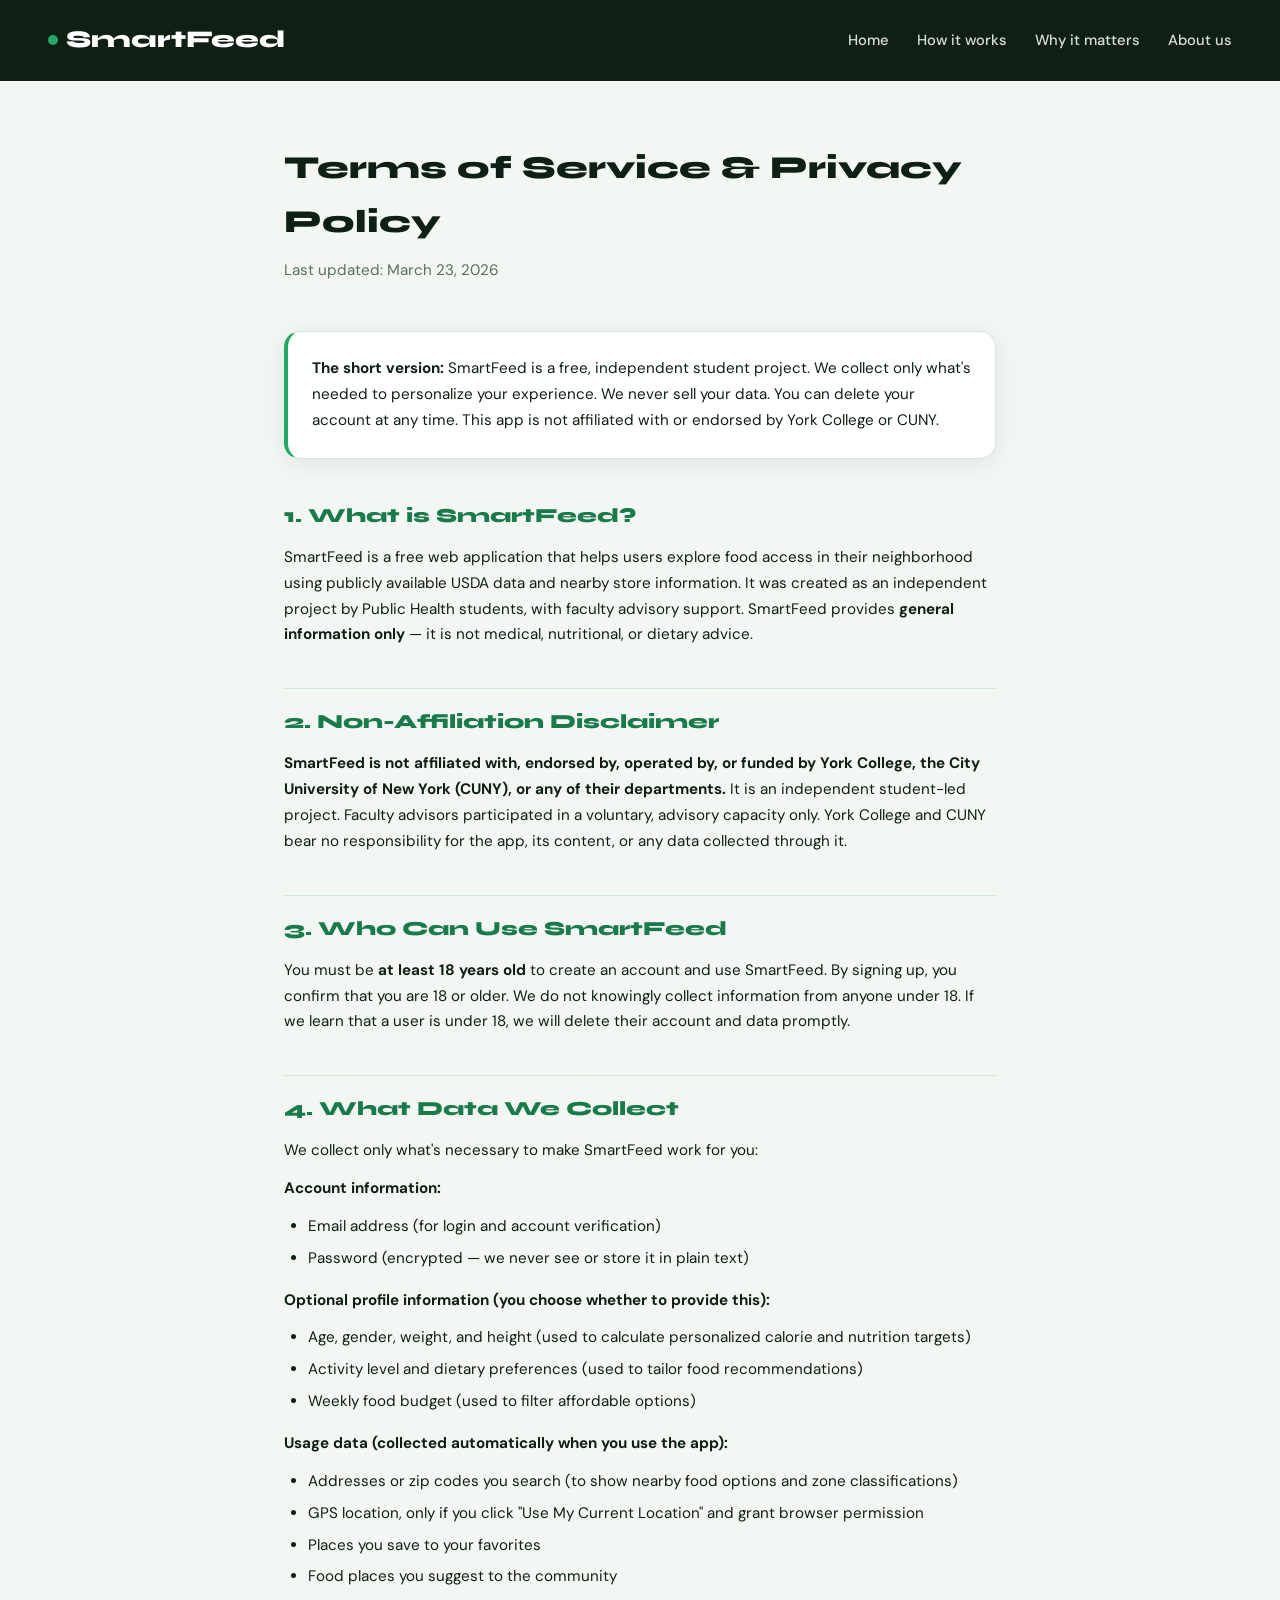
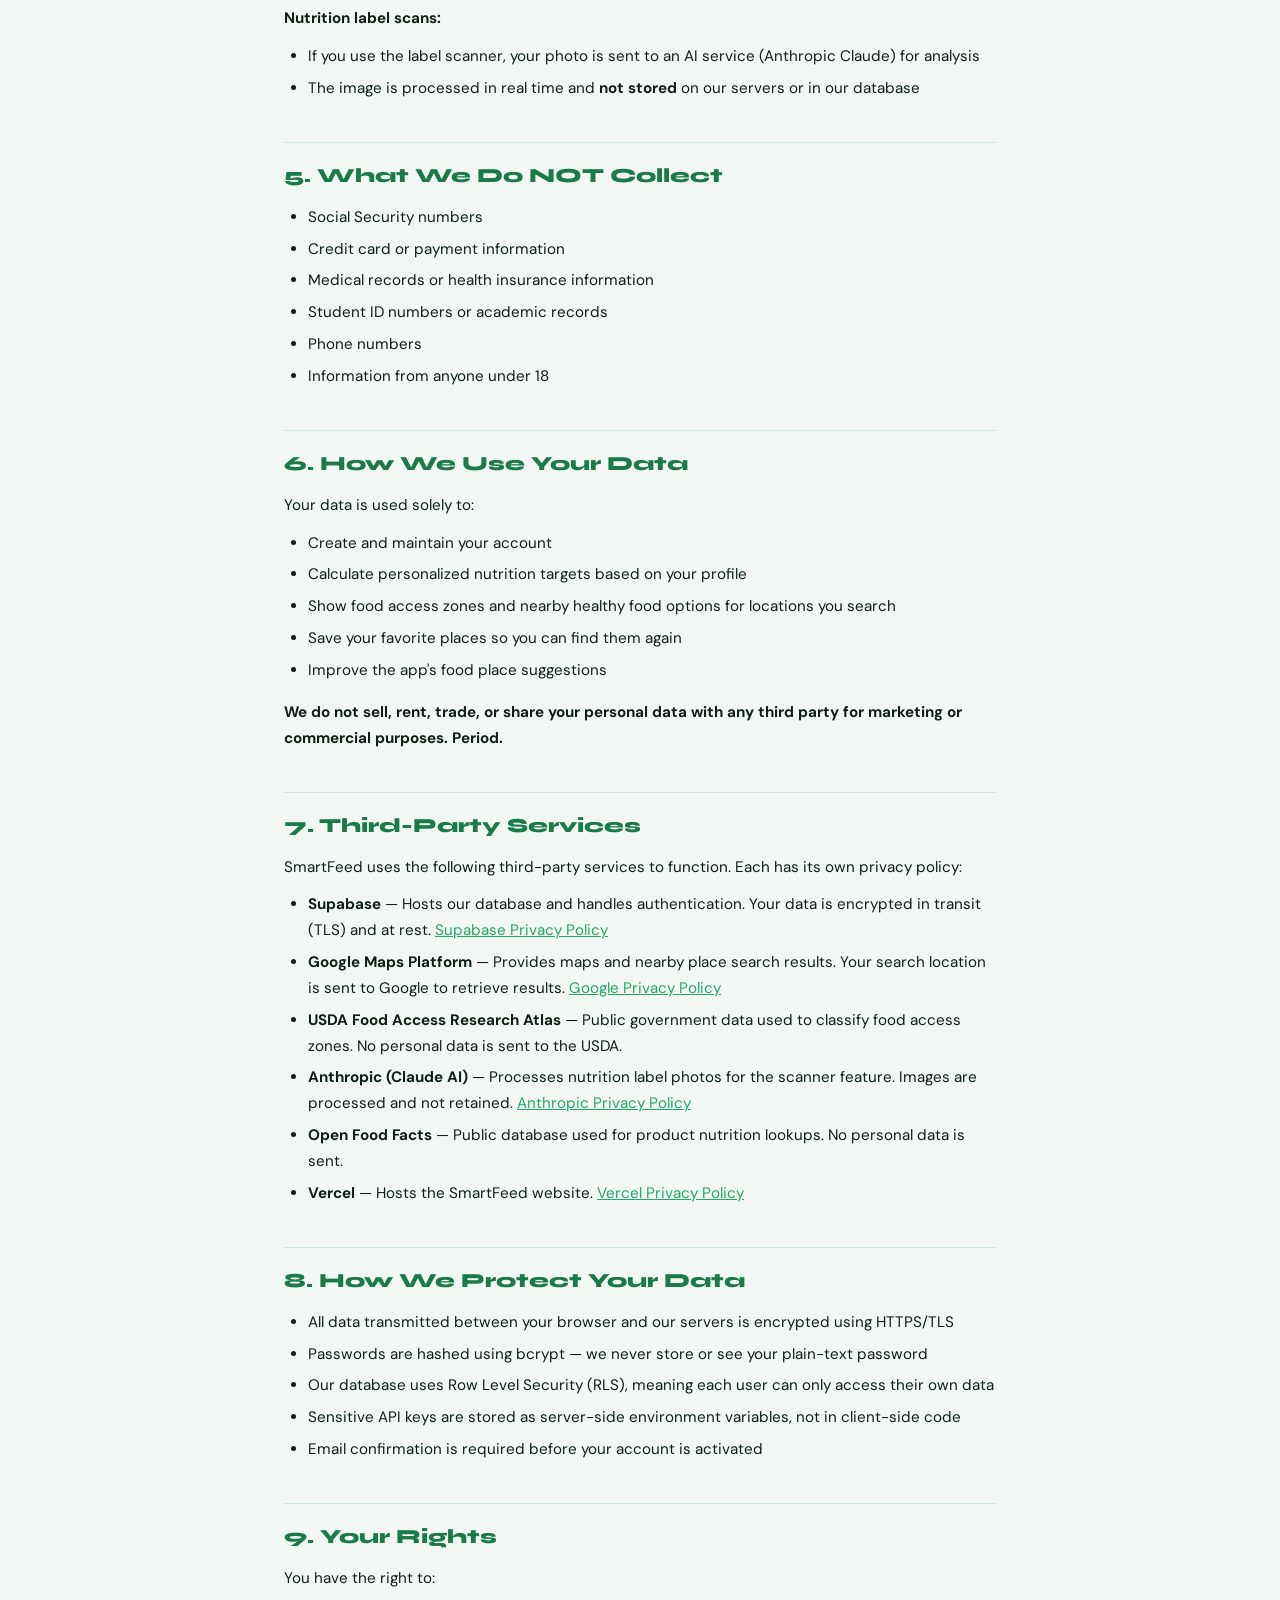
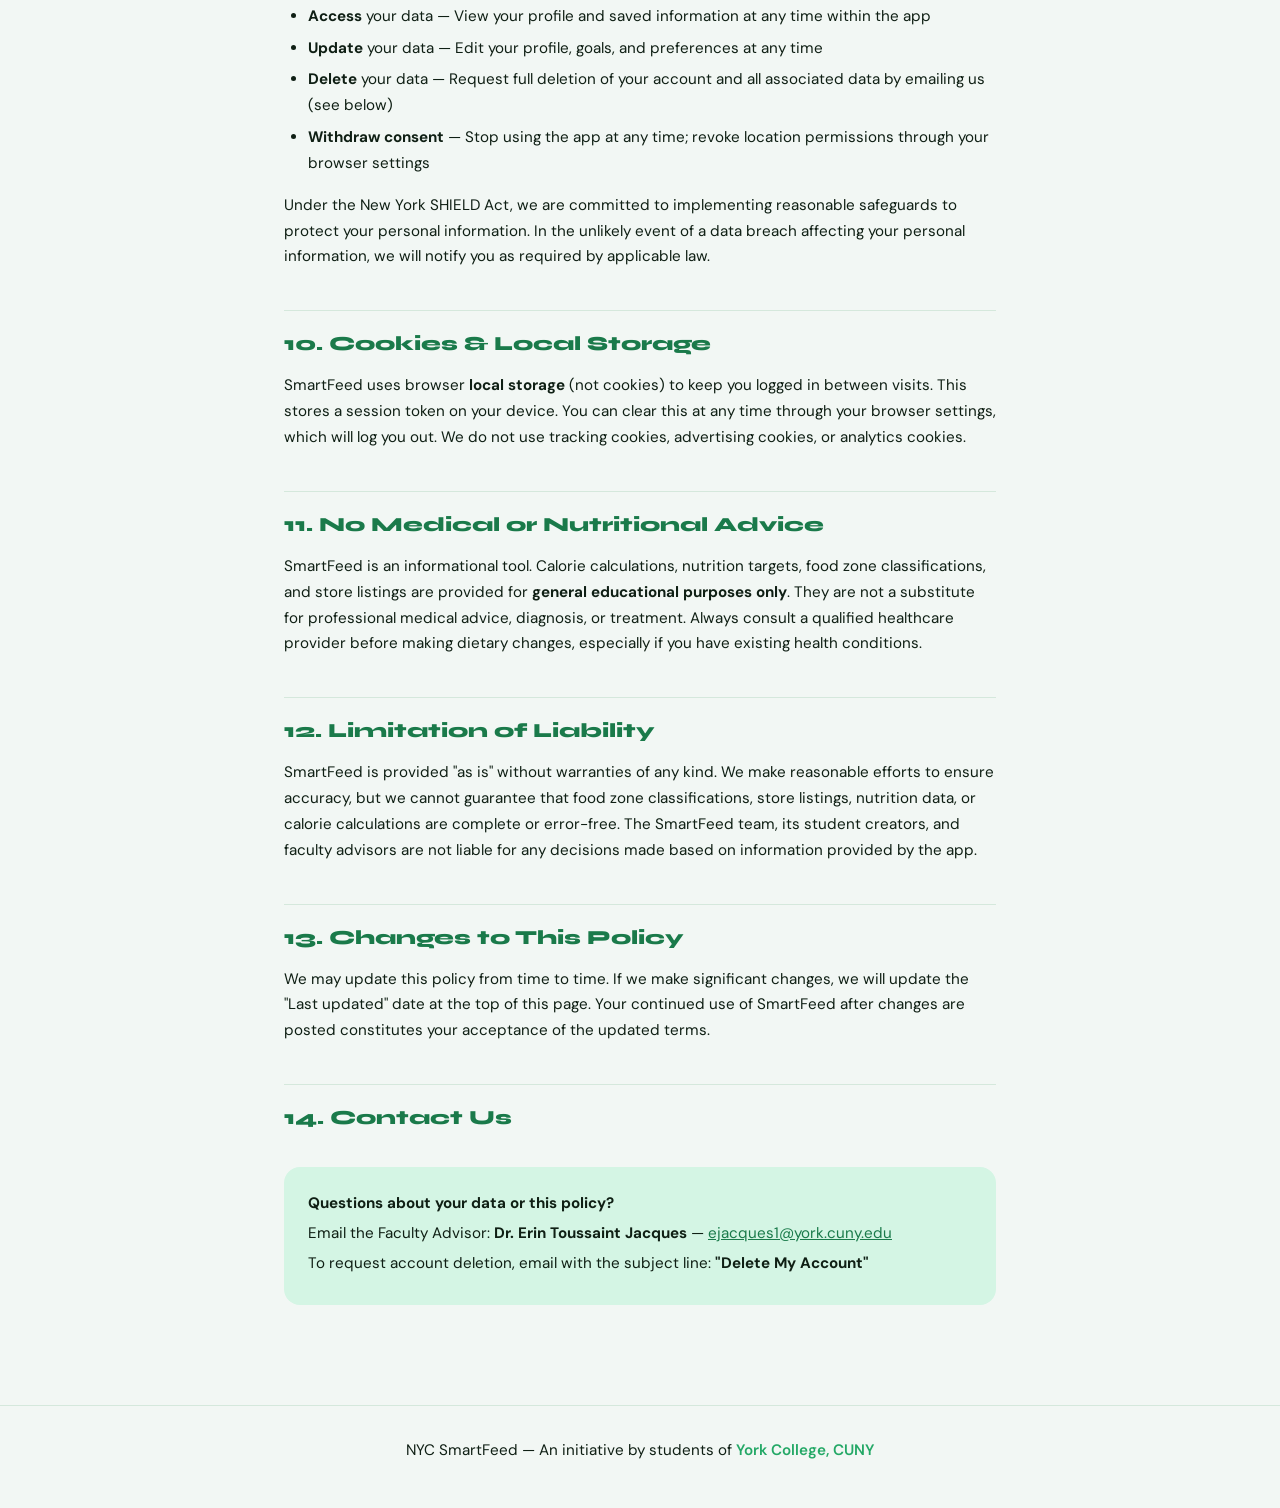
<file: terms.html>
<!DOCTYPE html>
<html lang="en">
<head>
<meta charset="UTF-8">
<meta name="viewport" content="width=device-width, initial-scale=1.0">
<title>SmartFeed — Terms & Privacy</title>
<link rel="icon" type="image/svg+xml" href="/images/favicon.svg"/>
<link href="https://fonts.googleapis.com/css2?family=Syne:wght@700;800&family=DM+Sans:wght@400;500;600;700&display=swap" rel="stylesheet">
<style>
  :root {
    --g: #1a7a4a; --gl: #24a866; --gxl: #d4f5e4;
    --ink: #0f1f14; --mist: #f2f7f4; --w: #fff;
    --border: #d5e8dc; --text-muted: #5a6e60;
    --radius: 16px; --sh: 0 4px 24px rgba(15,31,20,0.08);
  }
  * { margin: 0; padding: 0; box-sizing: border-box; }
  body { font-family: 'DM Sans', sans-serif; background: var(--mist); color: var(--ink); line-height: 1.7; }
  .about-nav {
    background: var(--ink); display: flex; align-items: center;
    justify-content: space-between; padding: 20px 48px; flex-wrap: wrap;
  }
  .about-nav .logo {
    font-family: 'Syne', sans-serif; font-weight: 800; font-size: 1.5rem;
    color: #fff; text-decoration: none; display: flex; align-items: center; gap: 8px;
  }
  .about-nav .ldot { width: 10px; height: 10px; border-radius: 50%; background: var(--gl); }
  .about-nav .navlinks { display: flex; gap: 28px; }
  .about-nav .navlinks a {
    color: rgba(255,255,255,0.85); text-decoration: none;
    font-size: 0.92rem; font-weight: 500; transition: color 0.2s;
  }
  .about-nav .navlinks a:hover { color: #fff; }
  .hamburger {
    display: none; background: none; border: none; cursor: pointer;
    padding: 6px; flex-direction: column; gap: 5px; z-index: 100;
  }
  .hamburger span { display: block; width: 24px; height: 2px; background: #fff; border-radius: 2px; transition: transform 0.3s, opacity 0.3s; }
  .hamburger.open span:nth-child(1) { transform: translateY(7px) rotate(45deg); }
  .hamburger.open span:nth-child(2) { opacity: 0; }
  .hamburger.open span:nth-child(3) { transform: translateY(-7px) rotate(-45deg); }
  .container { max-width: 760px; margin: 0 auto; padding: 60px 24px 100px; }
  h1 {
    font-family: 'Syne', sans-serif; font-size: 2rem; font-weight: 800;
    margin-bottom: 8px; color: var(--ink);
  }
  .subtitle { color: var(--text-muted); font-size: 0.95rem; margin-bottom: 48px; }
  h2 {
    font-family: 'Syne', sans-serif; font-size: 1.25rem; font-weight: 800;
    color: var(--g); margin: 40px 0 12px; padding-top: 16px;
    border-top: 1px solid var(--border);
  }
  h2:first-of-type { border-top: none; margin-top: 0; }
  p, li { font-size: 0.95rem; color: var(--ink); margin-bottom: 12px; }
  ul { padding-left: 24px; margin-bottom: 16px; }
  li { margin-bottom: 6px; }
  strong { color: var(--ink); }
  .highlight-box {
    background: var(--w); border: 1px solid var(--border); border-radius: var(--radius);
    padding: 24px; margin: 24px 0; box-shadow: var(--sh); border-left: 4px solid var(--gl);
  }
  .highlight-box p { margin-bottom: 8px; }
  .highlight-box p:last-child { margin-bottom: 0; }
  .contact-box {
    background: var(--gxl); border-radius: var(--radius); padding: 24px; margin-top: 32px;
  }
  .contact-box p { color: var(--ink); margin-bottom: 4px; }
  .footer {
    text-align: center; padding: 32px 24px; color: var(--text-muted);
    font-size: 13px; border-top: 1px solid var(--border);
  }
  .footer a { color: var(--gl); text-decoration: none; font-weight: 600; }
  .footer a:hover { text-decoration: underline; }
  .skip-link {
    position: absolute;
    top: -40px;
    left: 0;
    background: var(--g);
    color: #fff;
    padding: 8px 16px;
    z-index: 200;
    text-decoration: none;
    font-weight: 600;
    font-size: 0.9rem;
    border-radius: 0 0 8px 0;
  }
  .skip-link:focus { top: 0; }
  a:focus-visible, button:focus-visible {
    outline: 2px solid var(--g);
    outline-offset: 2px;
    border-radius: 4px;
  }
  @media (max-width: 640px) {
    .about-nav { padding: 16px 20px; }
    .hamburger { display: flex; }
    .about-nav .navlinks {
      display: none; width: 100%; order: 10;
      flex-direction: column; gap: 16px; padding: 16px 0 8px;
    }
    .about-nav .navlinks.open { display: flex; }
    h1 { font-size: 1.6rem; }
  }
</style>
</head>
<body>
<a href="#main-content" class="skip-link">Skip to main content</a>

<nav class="about-nav">
  <a href="/" class="logo"><span class="ldot"></span>SmartFeed</a>
  <button class="hamburger" aria-expanded="false" onclick="this.classList.toggle('open');this.parentElement.querySelector('.navlinks').classList.toggle('open');this.setAttribute('aria-expanded',this.classList.contains('open'))" aria-label="Menu">
    <span></span><span></span><span></span>
  </button>
  <div class="navlinks">
    <a href="/">Home</a>
    <a href="/#how">How it works</a>
    <a href="/#why">Why it matters</a>
    <a href="/about">About us</a>
  </div>
</nav>

<main id="main-content">
<div class="container">

  <h1>Terms of Service & Privacy Policy</h1>
  <p class="subtitle">Last updated: March 23, 2026</p>

  <div class="highlight-box">
    <p><strong>The short version:</strong> SmartFeed is a free, independent student project. We collect only what's needed to personalize your experience. We never sell your data. You can delete your account at any time. This app is not affiliated with or endorsed by York College or CUNY.</p>
  </div>

  <!-- ════════════════════════════════ -->
  <h2>1. What is SmartFeed?</h2>
  <p>SmartFeed is a free web application that helps users explore food access in their neighborhood using publicly available USDA data and nearby store information. It was created as an independent project by Public Health students, with faculty advisory support. SmartFeed provides <strong>general information only</strong> — it is not medical, nutritional, or dietary advice.</p>

  <!-- ════════════════════════════════ -->
  <h2>2. Non-Affiliation Disclaimer</h2>
  <p><strong>SmartFeed is not affiliated with, endorsed by, operated by, or funded by York College, the City University of New York (CUNY), or any of their departments.</strong> It is an independent student-led project. Faculty advisors participated in a voluntary, advisory capacity only. York College and CUNY bear no responsibility for the app, its content, or any data collected through it.</p>

  <!-- ════════════════════════════════ -->
  <h2>3. Who Can Use SmartFeed</h2>
  <p>You must be <strong>at least 18 years old</strong> to create an account and use SmartFeed. By signing up, you confirm that you are 18 or older. We do not knowingly collect information from anyone under 18. If we learn that a user is under 18, we will delete their account and data promptly.</p>

  <!-- ════════════════════════════════ -->
  <h2>4. What Data We Collect</h2>
  <p>We collect only what's necessary to make SmartFeed work for you:</p>

  <p><strong>Account information:</strong></p>
  <ul>
    <li>Email address (for login and account verification)</li>
    <li>Password (encrypted — we never see or store it in plain text)</li>
  </ul>

  <p><strong>Optional profile information (you choose whether to provide this):</strong></p>
  <ul>
    <li>Age, gender, weight, and height (used to calculate personalized calorie and nutrition targets)</li>
    <li>Activity level and dietary preferences (used to tailor food recommendations)</li>
    <li>Weekly food budget (used to filter affordable options)</li>
  </ul>

  <p><strong>Usage data (collected automatically when you use the app):</strong></p>
  <ul>
    <li>Addresses or zip codes you search (to show nearby food options and zone classifications)</li>
    <li>GPS location, only if you click "Use My Current Location" and grant browser permission</li>
    <li>Places you save to your favorites</li>
    <li>Food places you suggest to the community</li>
  </ul>

  <p><strong>Nutrition label scans:</strong></p>
  <ul>
    <li>If you use the label scanner, your photo is sent to an AI service (Anthropic Claude) for analysis</li>
    <li>The image is processed in real time and <strong>not stored</strong> on our servers or in our database</li>
  </ul>

  <!-- ════════════════════════════════ -->
  <h2>5. What We Do NOT Collect</h2>
  <ul>
    <li>Social Security numbers</li>
    <li>Credit card or payment information</li>
    <li>Medical records or health insurance information</li>
    <li>Student ID numbers or academic records</li>
    <li>Phone numbers</li>
    <li>Information from anyone under 18</li>
  </ul>

  <!-- ════════════════════════════════ -->
  <h2>6. How We Use Your Data</h2>
  <p>Your data is used solely to:</p>
  <ul>
    <li>Create and maintain your account</li>
    <li>Calculate personalized nutrition targets based on your profile</li>
    <li>Show food access zones and nearby healthy food options for locations you search</li>
    <li>Save your favorite places so you can find them again</li>
    <li>Improve the app's food place suggestions</li>
  </ul>
  <p><strong>We do not sell, rent, trade, or share your personal data with any third party for marketing or commercial purposes. Period.</strong></p>

  <!-- ════════════════════════════════ -->
  <h2>7. Third-Party Services</h2>
  <p>SmartFeed uses the following third-party services to function. Each has its own privacy policy:</p>
  <ul>
    <li><strong>Supabase</strong> — Hosts our database and handles authentication. Your data is encrypted in transit (TLS) and at rest. <a href="https://supabase.com/privacy" target="_blank" style="color:var(--gl)" aria-label="Supabase Privacy Policy (opens in new tab)">Supabase Privacy Policy</a></li>
    <li><strong>Google Maps Platform</strong> — Provides maps and nearby place search results. Your search location is sent to Google to retrieve results. <a href="https://policies.google.com/privacy" target="_blank" style="color:var(--gl)" aria-label="Google Privacy Policy (opens in new tab)">Google Privacy Policy</a></li>
    <li><strong>USDA Food Access Research Atlas</strong> — Public government data used to classify food access zones. No personal data is sent to the USDA.</li>
    <li><strong>Anthropic (Claude AI)</strong> — Processes nutrition label photos for the scanner feature. Images are processed and not retained. <a href="https://www.anthropic.com/privacy" target="_blank" style="color:var(--gl)" aria-label="Anthropic Privacy Policy (opens in new tab)">Anthropic Privacy Policy</a></li>
    <li><strong>Open Food Facts</strong> — Public database used for product nutrition lookups. No personal data is sent.</li>
    <li><strong>Vercel</strong> — Hosts the SmartFeed website. <a href="https://vercel.com/legal/privacy-policy" target="_blank" style="color:var(--gl)" aria-label="Vercel Privacy Policy (opens in new tab)">Vercel Privacy Policy</a></li>
  </ul>

  <!-- ════════════════════════════════ -->
  <h2>8. How We Protect Your Data</h2>
  <ul>
    <li>All data transmitted between your browser and our servers is encrypted using HTTPS/TLS</li>
    <li>Passwords are hashed using bcrypt — we never store or see your plain-text password</li>
    <li>Our database uses Row Level Security (RLS), meaning each user can only access their own data</li>
    <li>Sensitive API keys are stored as server-side environment variables, not in client-side code</li>
    <li>Email confirmation is required before your account is activated</li>
  </ul>

  <!-- ════════════════════════════════ -->
  <h2>9. Your Rights</h2>
  <p>You have the right to:</p>
  <ul>
    <li><strong>Access</strong> your data — View your profile and saved information at any time within the app</li>
    <li><strong>Update</strong> your data — Edit your profile, goals, and preferences at any time</li>
    <li><strong>Delete</strong> your data — Request full deletion of your account and all associated data by emailing us (see below)</li>
    <li><strong>Withdraw consent</strong> — Stop using the app at any time; revoke location permissions through your browser settings</li>
  </ul>
  <p>Under the New York SHIELD Act, we are committed to implementing reasonable safeguards to protect your personal information. In the unlikely event of a data breach affecting your personal information, we will notify you as required by applicable law.</p>

  <!-- ════════════════════════════════ -->
  <h2>10. Cookies & Local Storage</h2>
  <p>SmartFeed uses browser <strong>local storage</strong> (not cookies) to keep you logged in between visits. This stores a session token on your device. You can clear this at any time through your browser settings, which will log you out. We do not use tracking cookies, advertising cookies, or analytics cookies.</p>

  <!-- ════════════════════════════════ -->
  <h2>11. No Medical or Nutritional Advice</h2>
  <p>SmartFeed is an informational tool. Calorie calculations, nutrition targets, food zone classifications, and store listings are provided for <strong>general educational purposes only</strong>. They are not a substitute for professional medical advice, diagnosis, or treatment. Always consult a qualified healthcare provider before making dietary changes, especially if you have existing health conditions.</p>

  <!-- ════════════════════════════════ -->
  <h2>12. Limitation of Liability</h2>
  <p>SmartFeed is provided "as is" without warranties of any kind. We make reasonable efforts to ensure accuracy, but we cannot guarantee that food zone classifications, store listings, nutrition data, or calorie calculations are complete or error-free. The SmartFeed team, its student creators, and faculty advisors are not liable for any decisions made based on information provided by the app.</p>

  <!-- ════════════════════════════════ -->
  <h2>13. Changes to This Policy</h2>
  <p>We may update this policy from time to time. If we make significant changes, we will update the "Last updated" date at the top of this page. Your continued use of SmartFeed after changes are posted constitutes your acceptance of the updated terms.</p>

  <!-- ════════════════════════════════ -->
  <h2>14. Contact Us</h2>
  <div class="contact-box">
    <p><strong>Questions about your data or this policy?</strong></p>
    <p>Email the Faculty Advisor: <strong>Dr. Erin Toussaint Jacques</strong> — <a href="mailto:ejacques1@york.cuny.edu" style="color:var(--g)">ejacques1@york.cuny.edu</a></p>
    <p>To request account deletion, email with the subject line: <strong>"Delete My Account"</strong></p>
  </div>

</div>
</main>

<footer class="footer">
  <p>NYC SmartFeed &mdash; An initiative by students of <a href="https://www.york.cuny.edu" target="_blank" aria-label="York College, CUNY (opens in new tab)">York College, CUNY</a></p>
</footer>

</body>
</html>
</file>
